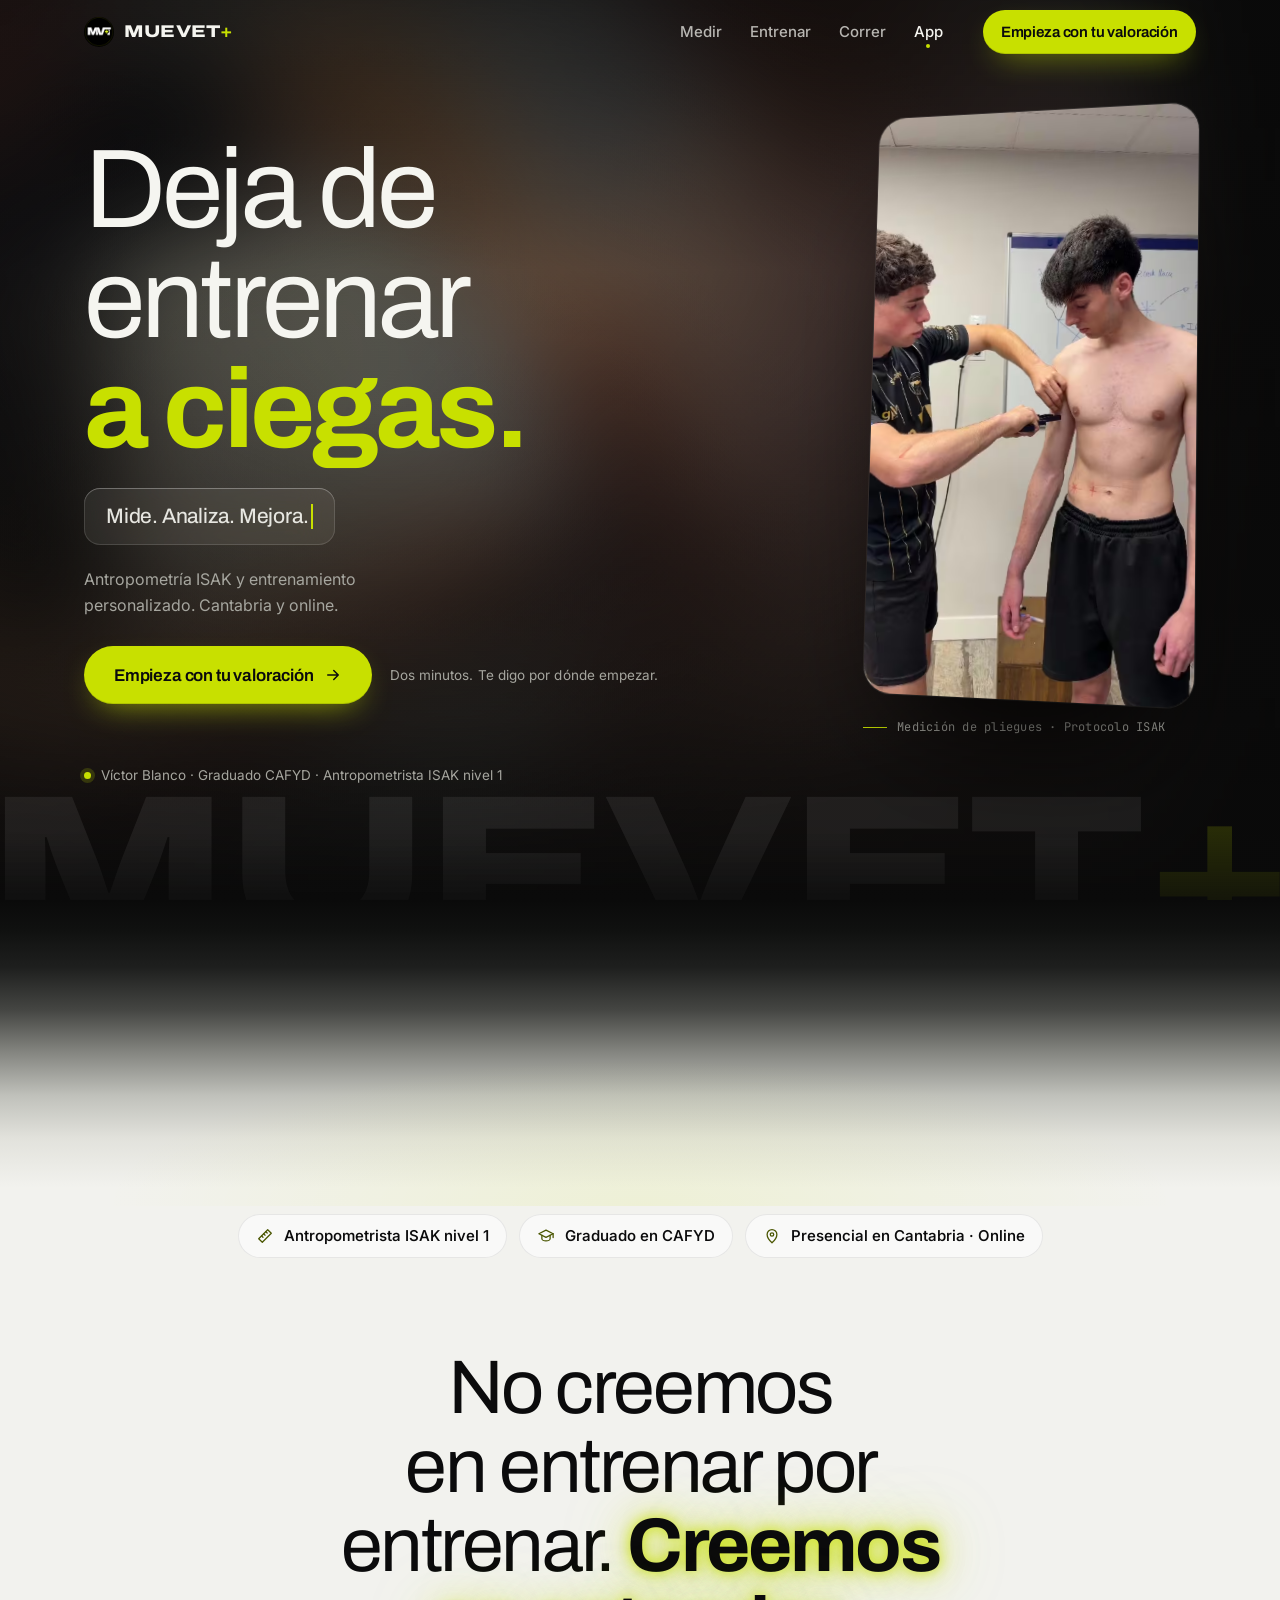
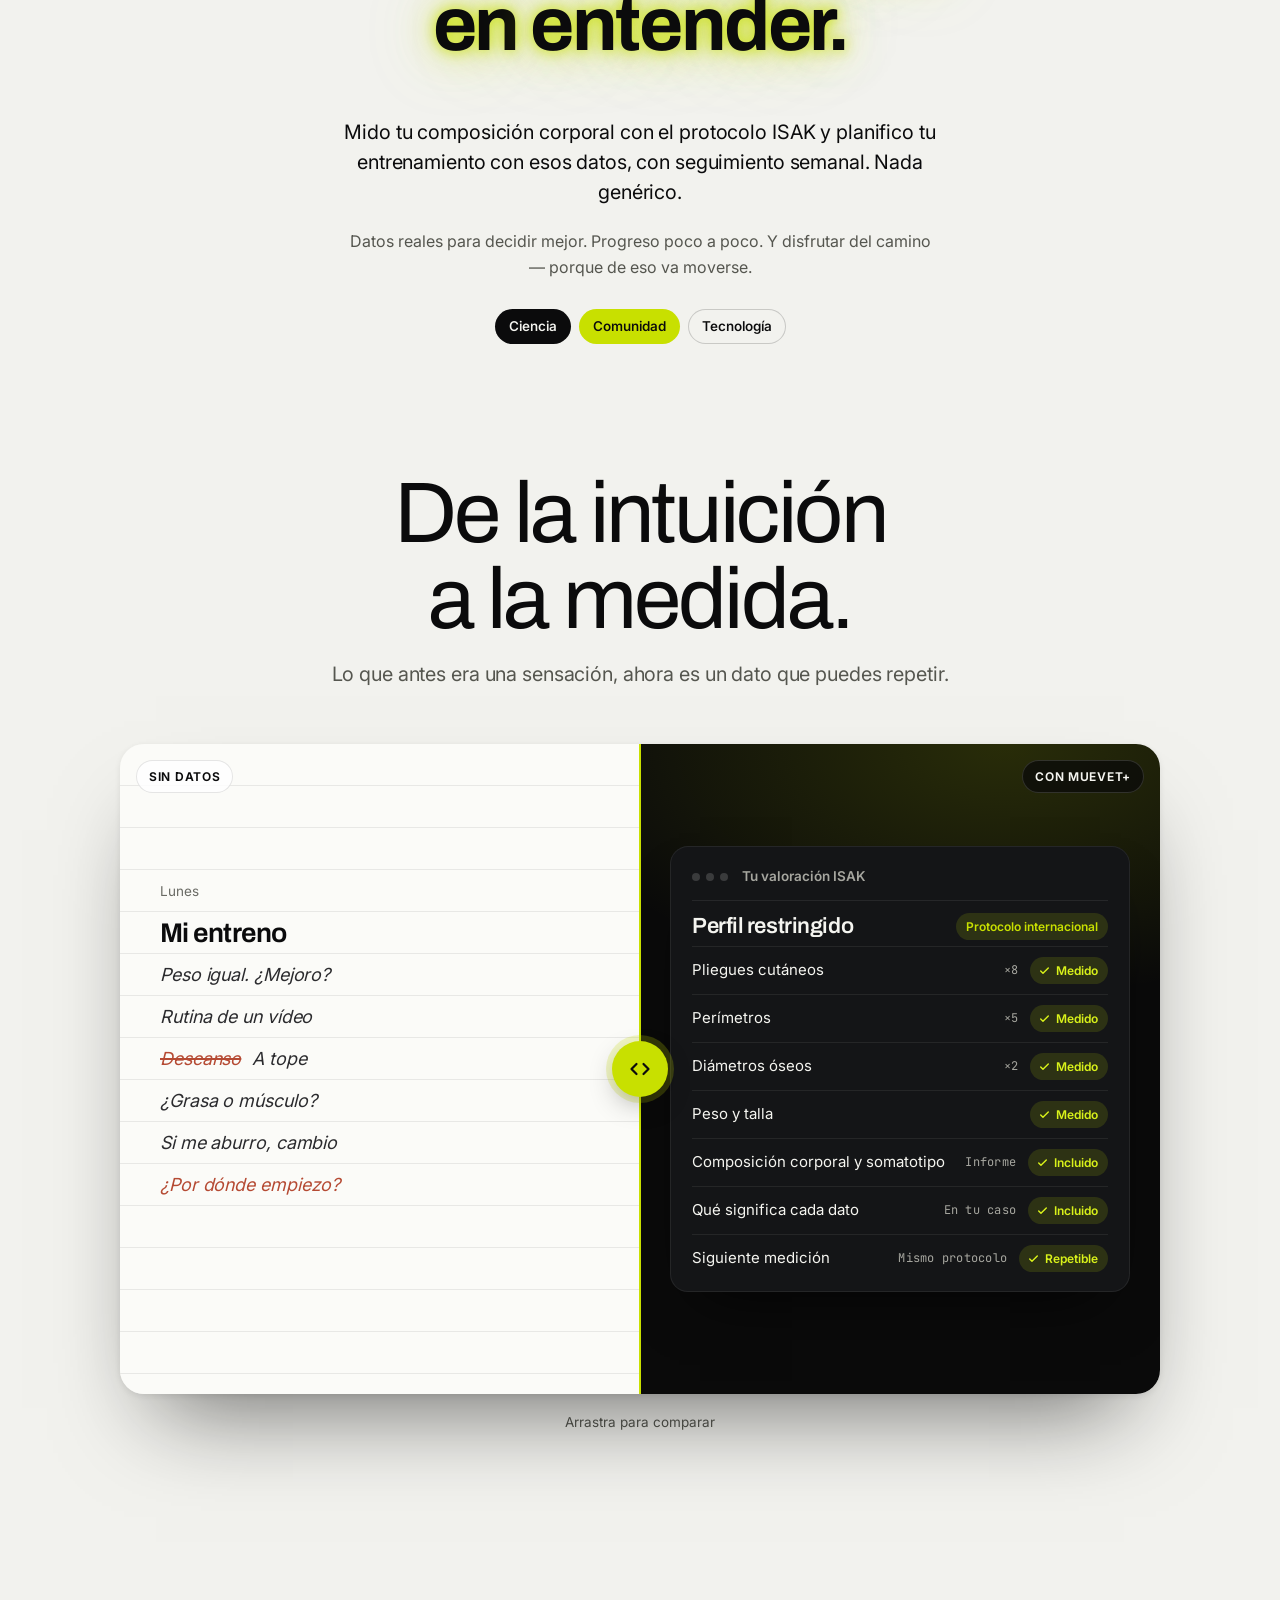
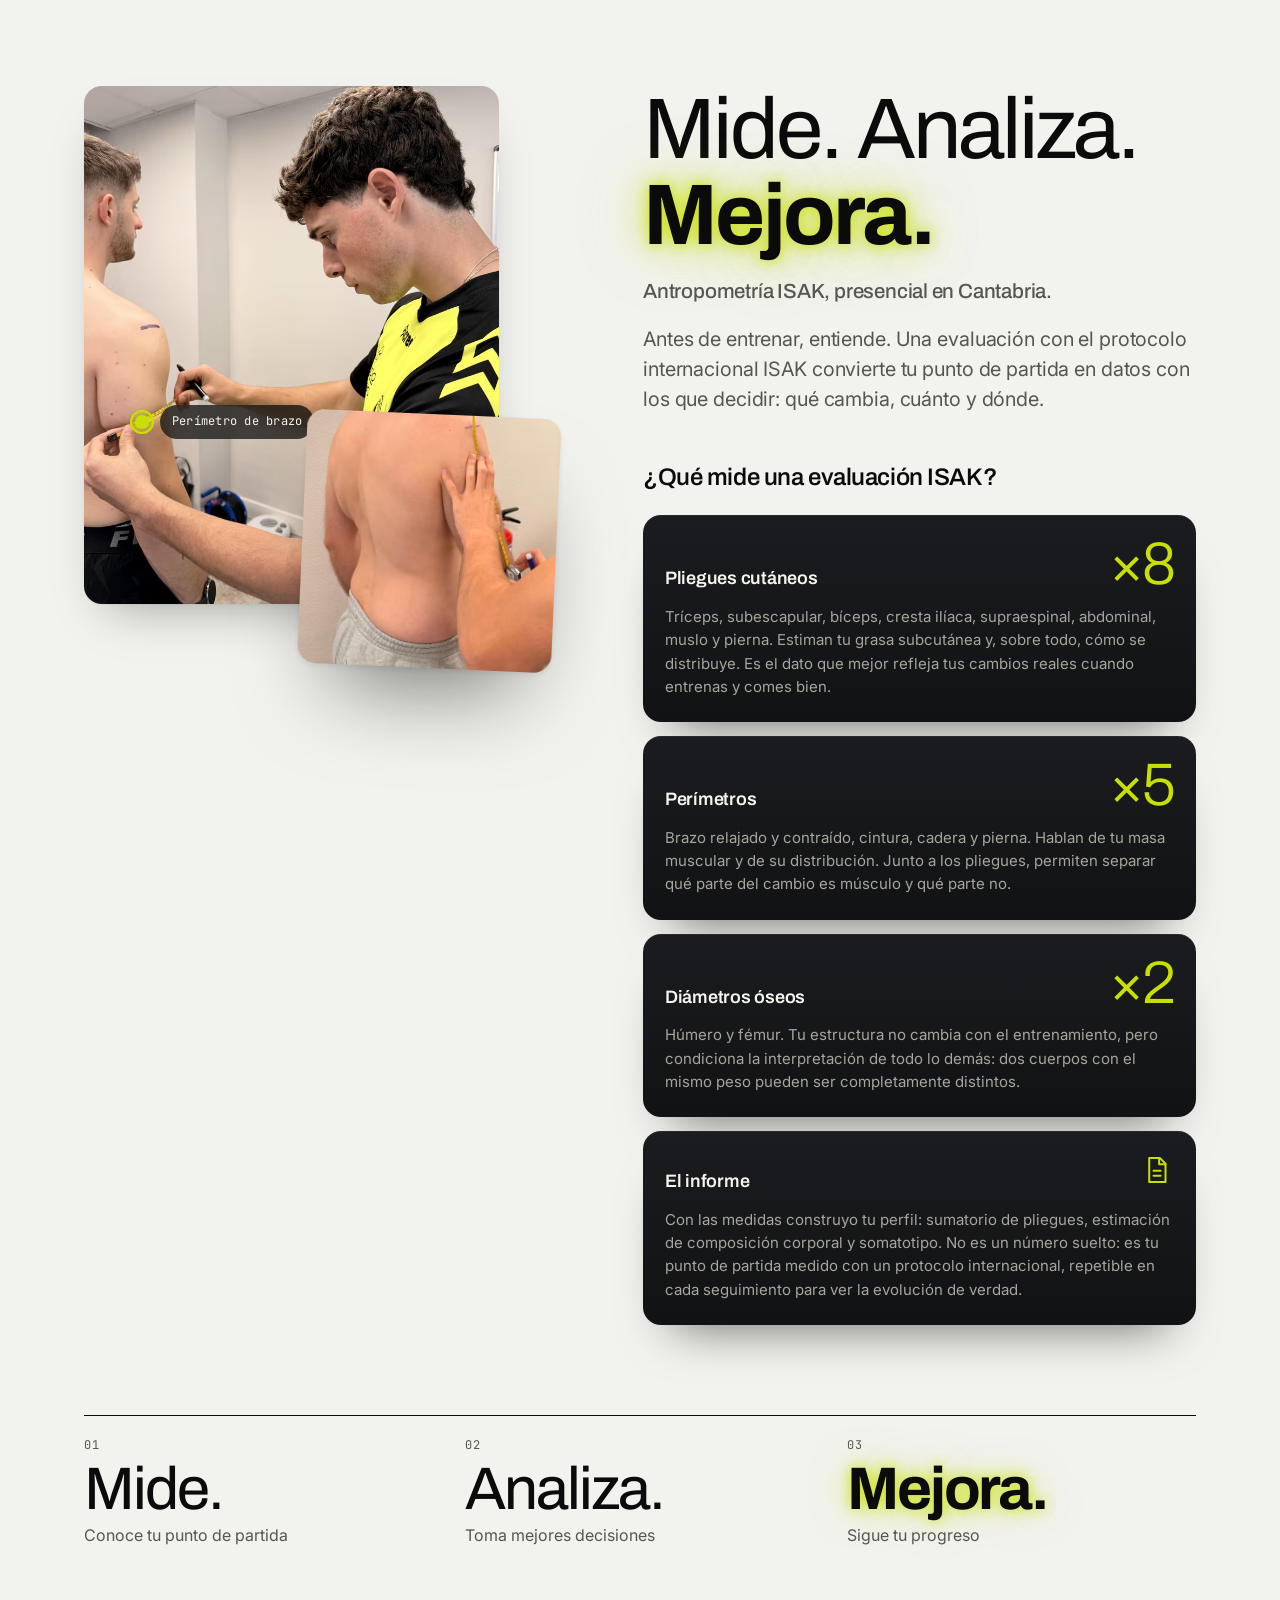
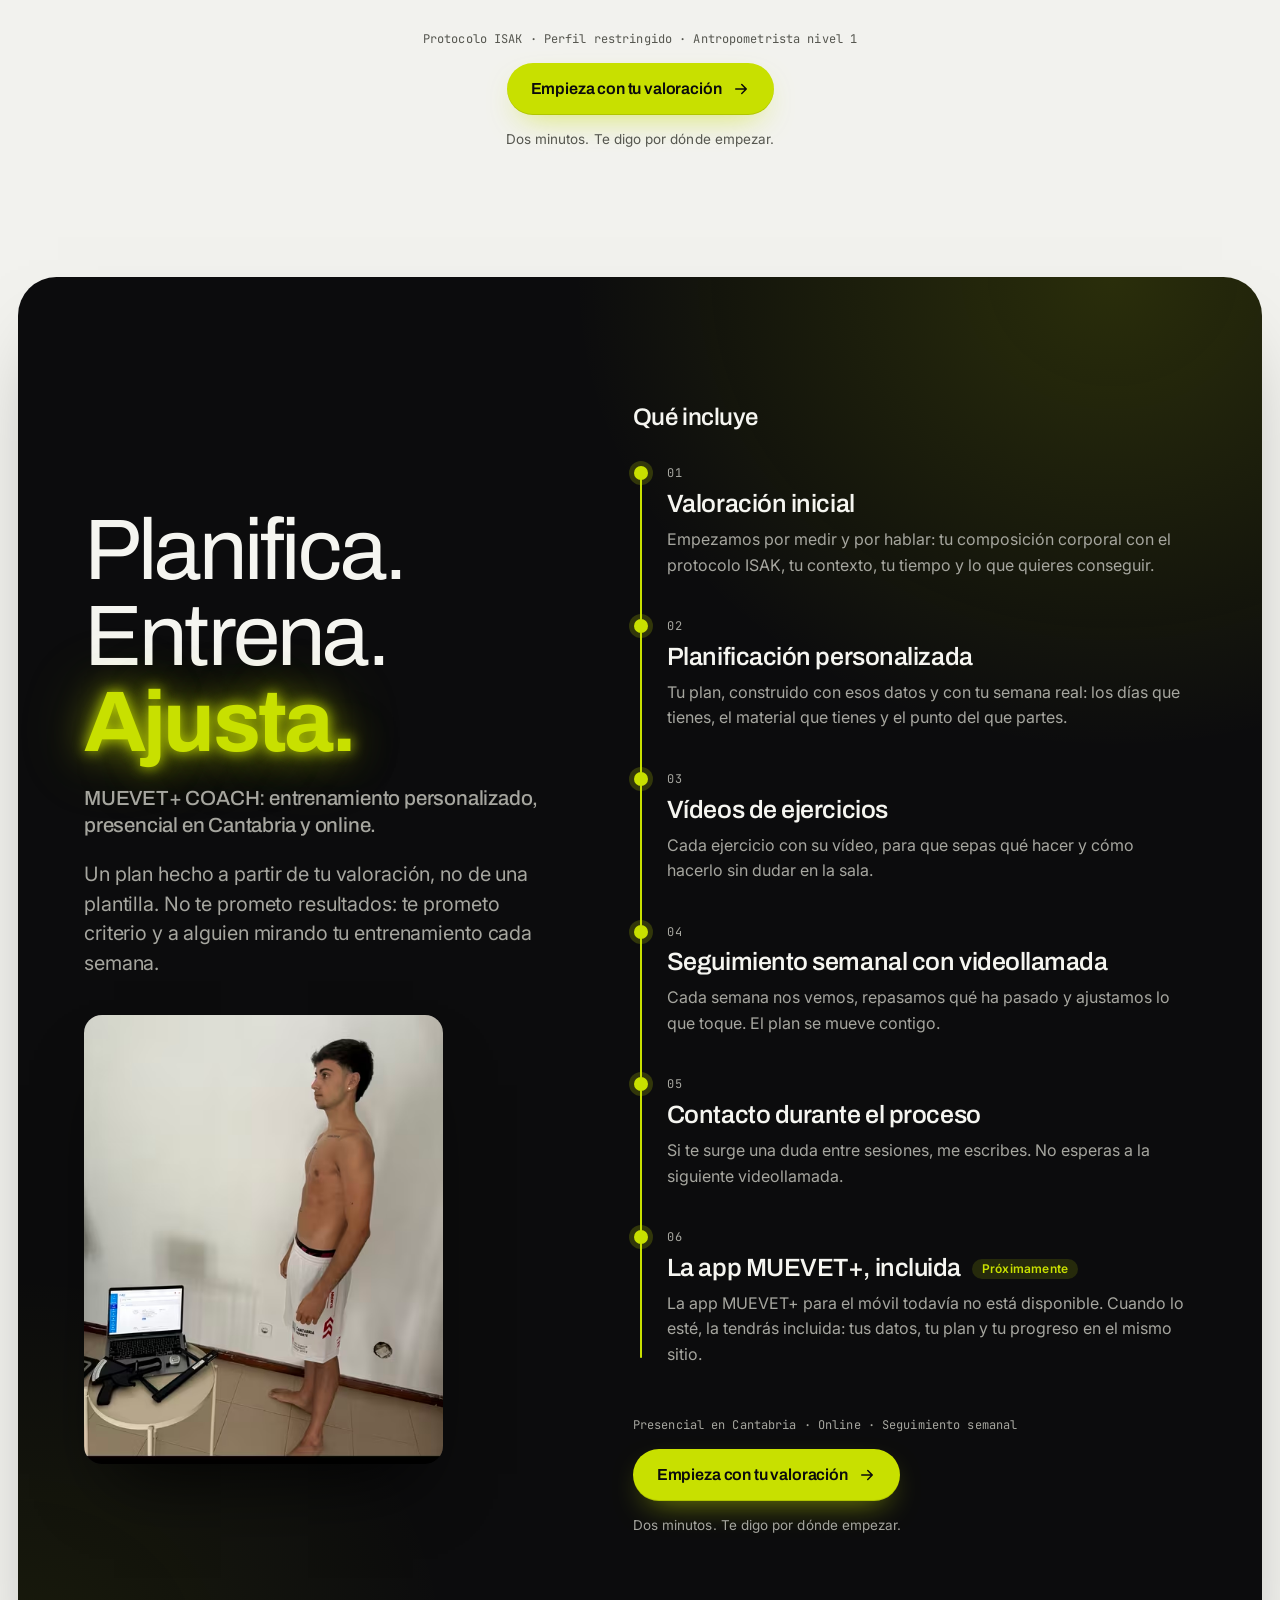
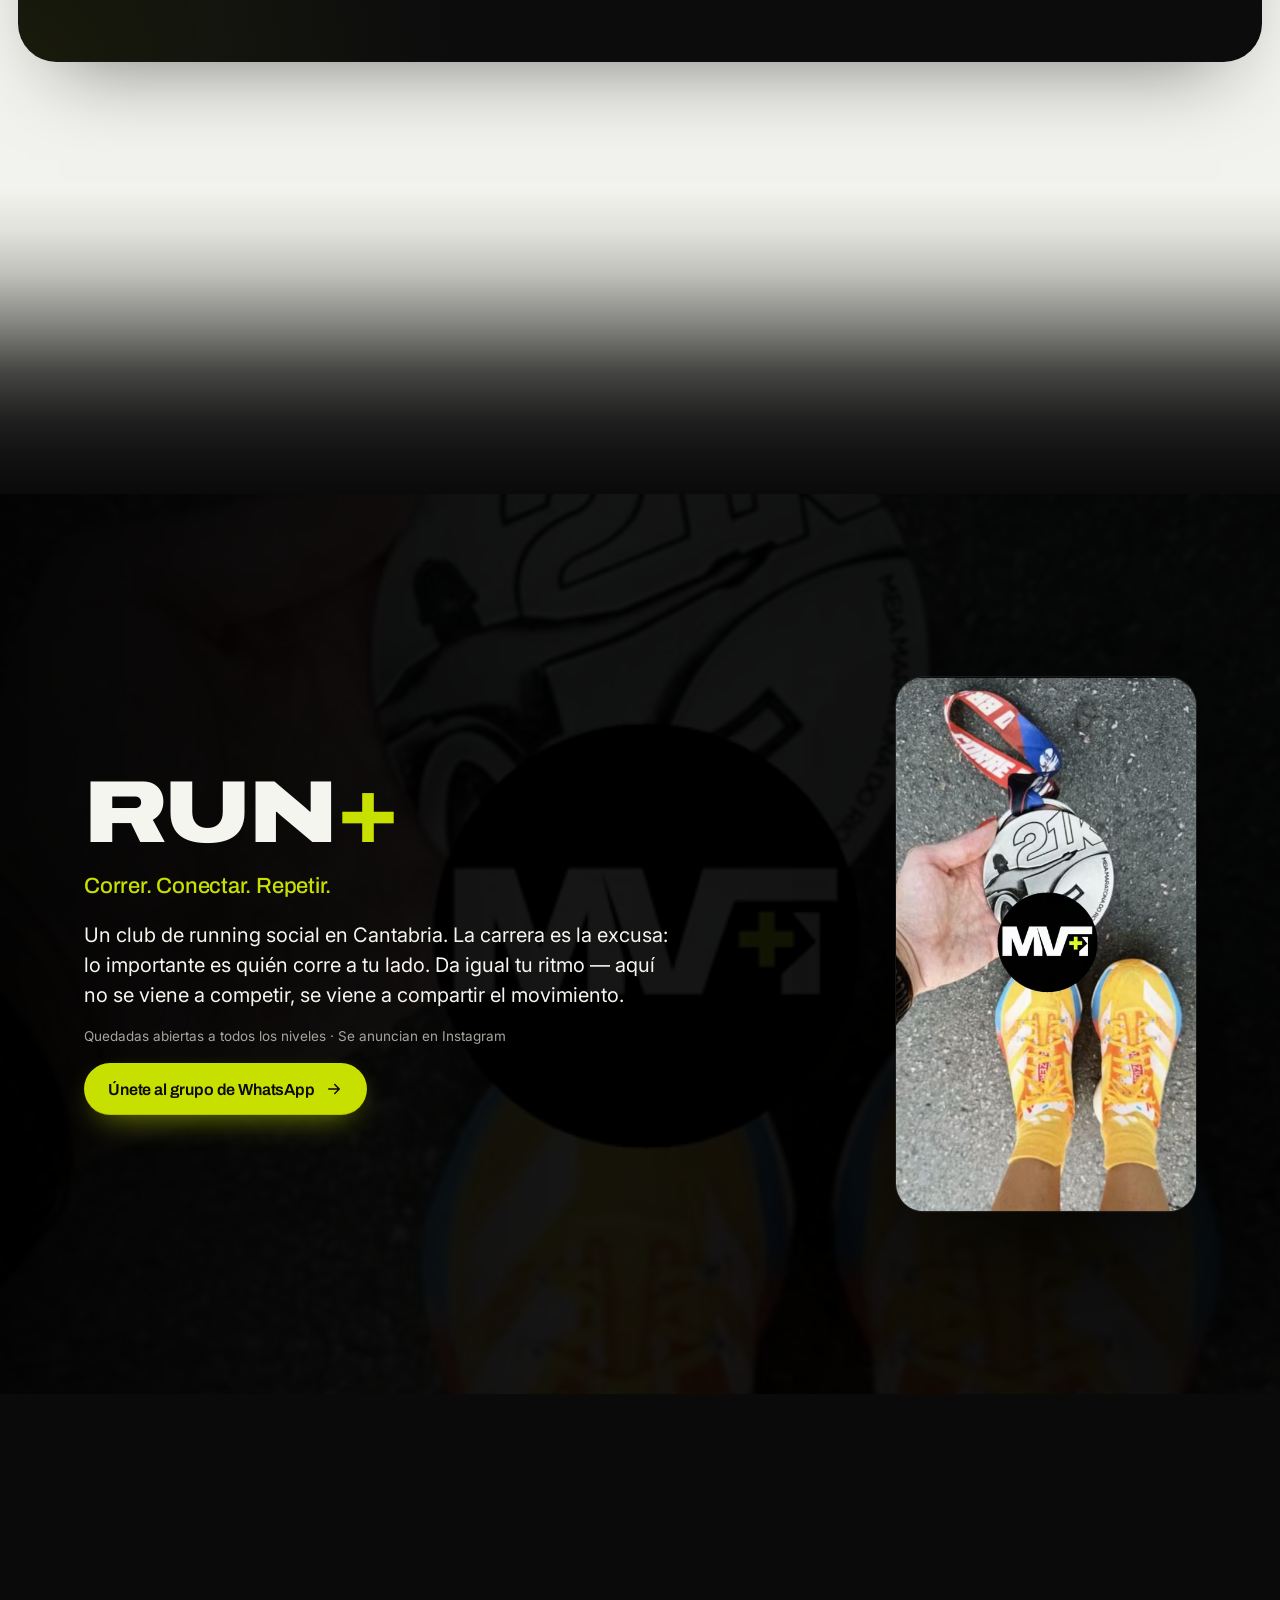
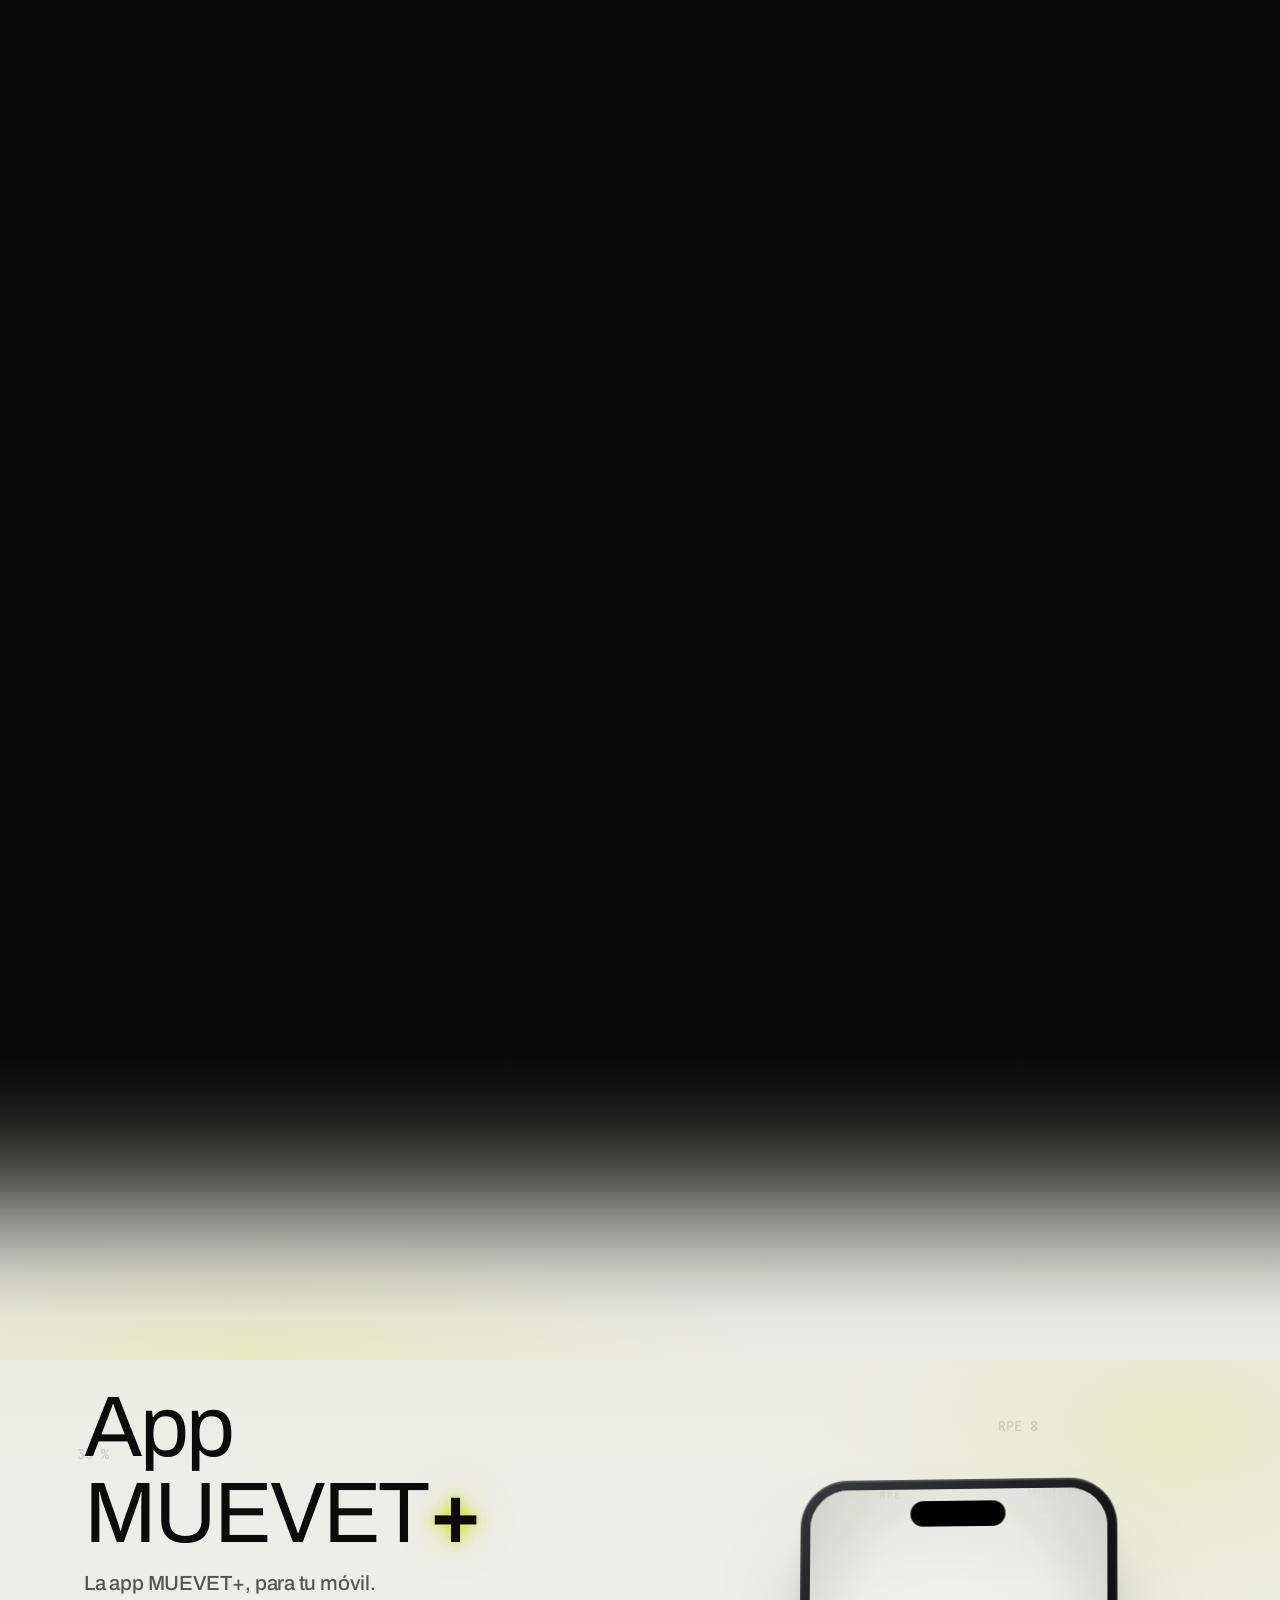
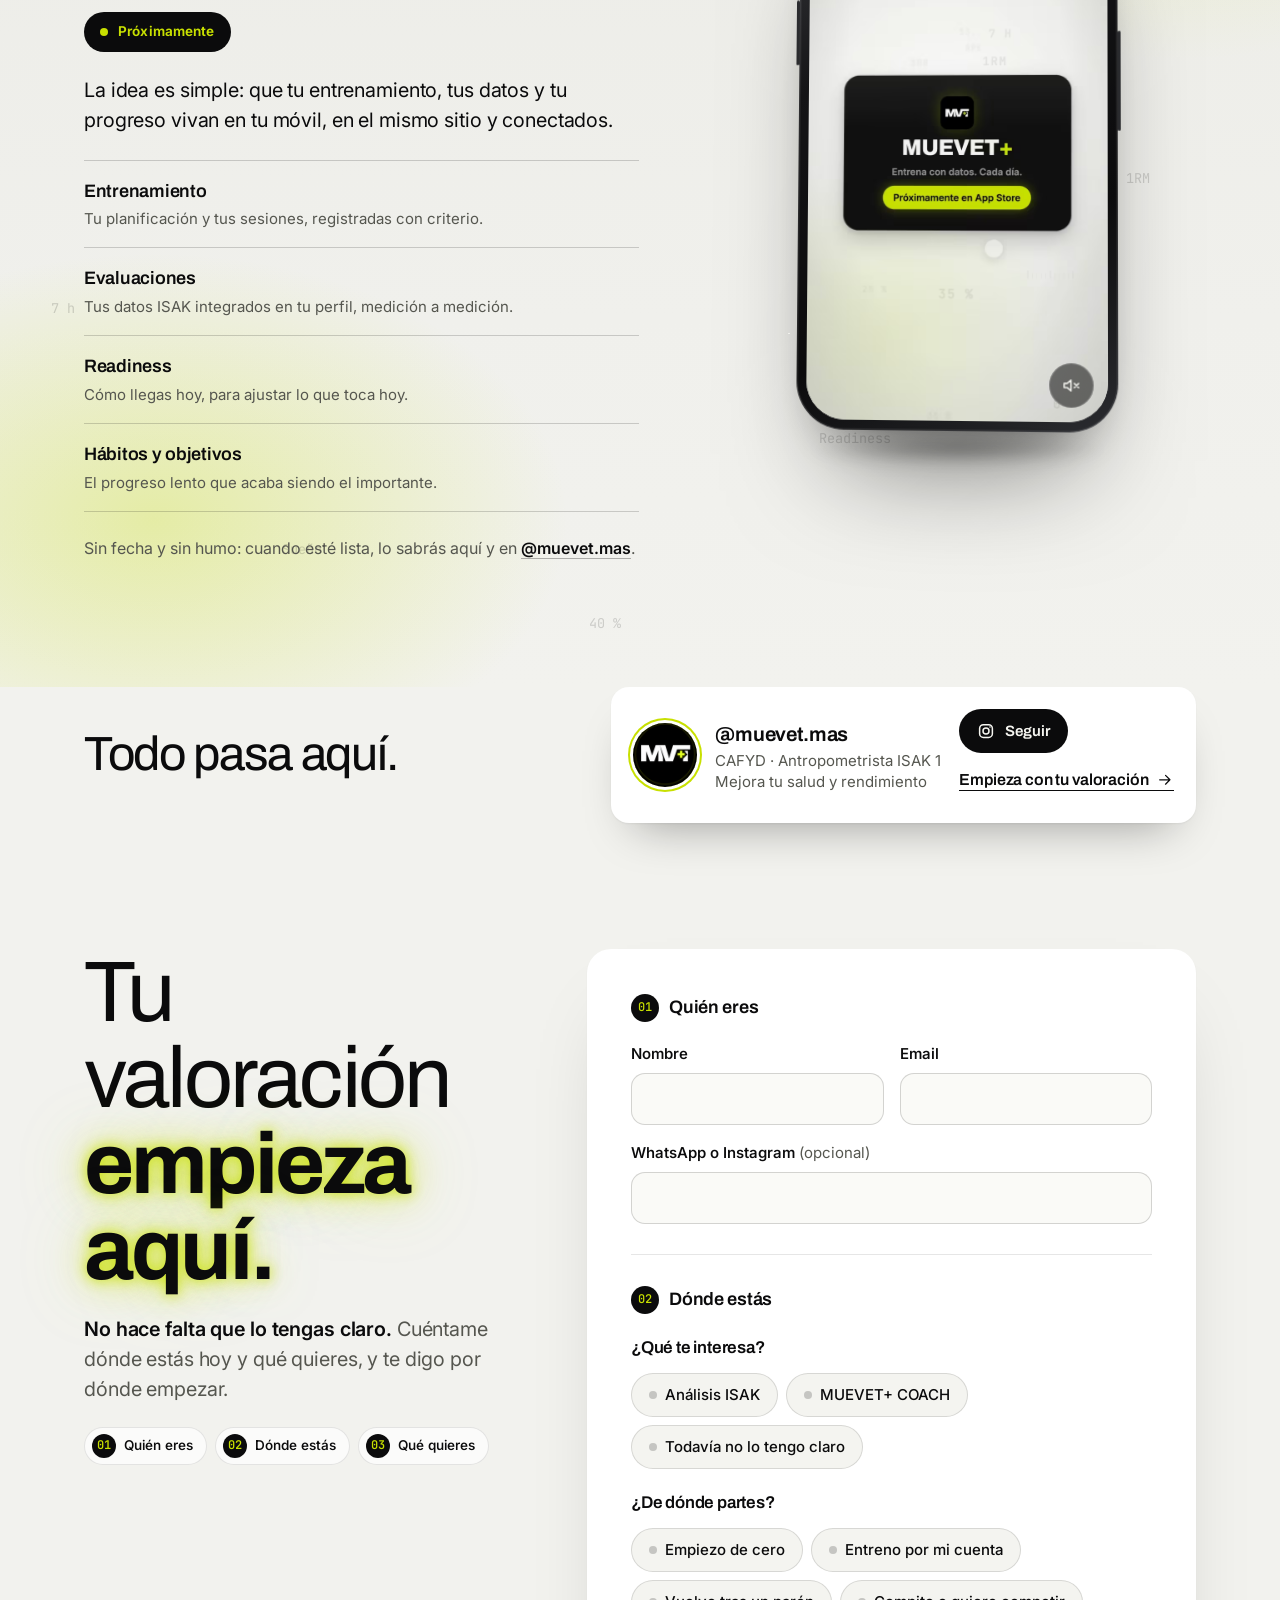
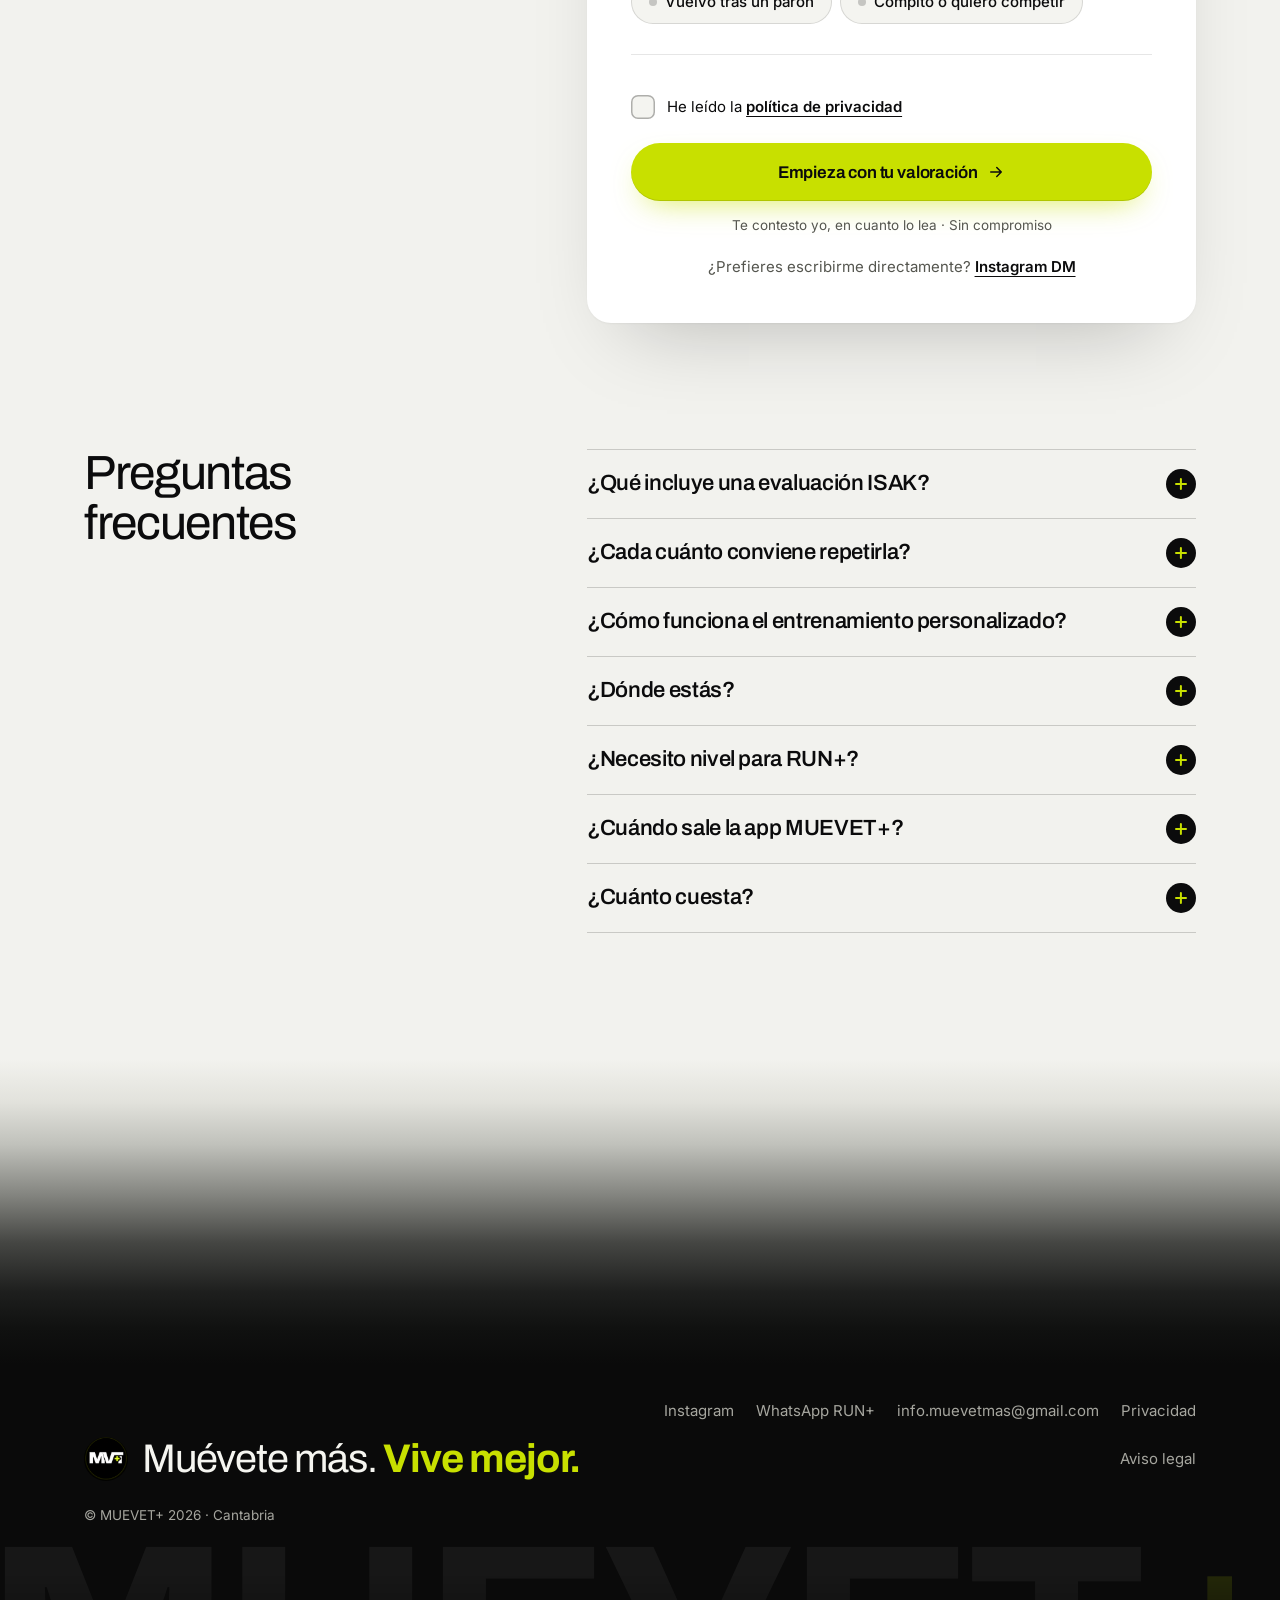
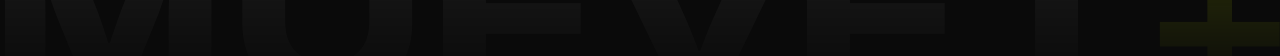
<file: index.html>
<!DOCTYPE html>
<html lang="es">
<head>
<meta charset="UTF-8">
<meta name="viewport" content="width=device-width, initial-scale=1.0, viewport-fit=cover">
<title>MUEVET+ · Antropometría ISAK y entrenamiento personalizado · Cantabria</title>
<meta name="description" content="MUEVET+ mide tu composición corporal con el protocolo ISAK y planifica tu entrenamiento con esos datos, con seguimiento semanal. Presencial en Cantabria y online. Y RUN+, un club de running social.">
<meta name="theme-color" content="#0A0A0A">

<link rel="canonical" href="https://muevetmas.com/">
<meta property="og:type" content="website">
<meta property="og:url" content="https://muevetmas.com/">
<meta property="og:site_name" content="MUEVET+">
<meta property="og:title" content="MUEVET+ · Deja de entrenar a ciegas">
<meta property="og:description" content="Antropometría ISAK y entrenamiento personalizado con seguimiento semanal. Cantabria y online.">
<meta property="og:image" content="https://muevetmas.com/assets/img/og-cover.jpg">
<meta property="og:image:width" content="1200">
<meta property="og:image:height" content="630">
<meta property="og:image:alt" content="MUEVET+ — Movimiento, ciencia y comunidad. Cantabria.">
<meta property="og:locale" content="es_ES">
<meta name="twitter:card" content="summary_large_image">

<link rel="icon" href="assets/icons/favicon.svg" type="image/svg+xml">
<link rel="apple-touch-icon" href="assets/icons/apple-touch-icon.png">

<link rel="preload" href="assets/fonts/archivo-var.woff2" as="font" type="font/woff2" crossorigin>
<link rel="preload" href="assets/fonts/inter-var.woff2" as="font" type="font/woff2" crossorigin>
<link rel="preload" href="assets/img/hero/medir-poster.avif" as="image" type="image/avif" fetchpriority="high">
<link rel="stylesheet" href="assets/css/main.css?v=2026-10-03b">

<script type="application/ld+json">
{
  "@context": "https://schema.org",
  "@type": "LocalBusiness",
  "name": "MUEVET+",
  "url": "https://muevetmas.com",
  "description": "Antropometría ISAK, entrenamiento personalizado (MUEVET+ COACH) y RUN+, club de running social. Cantabria.",
  "email": "info.muevetmas@gmail.com",
  "address": {
    "@type": "PostalAddress",
    "addressLocality": "Arnuero",
    "addressRegion": "Cantabria",
    "addressCountry": "ES"
  },
  "areaServed": "Cantabria",
  "founder": {
    "@type": "Person",
    "name": "Víctor Blanco Solana",
    "jobTitle": "Graduado CAFYD · Antropometrista ISAK nivel 1"
  },
  "sameAs": [
    "https://www.instagram.com/muevet.mas"
  ]
}
</script>
</head>
<body>
<!--
THESIS: La página va de la noche al día: de entrenar a ciegas a entrenar con datos. El degradado oscuro→claro es el argumento, no un adorno. Rechaza la web de gimnasio en negro y rojo y la regla con marcas de la versión anterior.
OWN-WORLD: Noche #0A0A0A con resplandor lima; día #F2F2EE; tarjetas oscuras de app flotando sobre claro (como el vídeo de la app); Archivo fina en titulares, énfasis por peso y halo lima; JetBrains Mono solo para medidas.
STORY: Quien entrena sin ver resultados entiende que MUEVET+ mide su cuerpo con protocolo ISAK y planifica con esos datos; lo cree por el vídeo, las fotos y la credencial; pide su valoración.
FIRST VIEWPORT: Vídeo de medición a sangre (móvil) o en marco 3D sobre su propio resplandor (escritorio); «Deja de entrenar a ciegas.»; vidrio que escribe «Mide. Analiza. Mejora.»; botón lima; MUEVET+ gigante y difuminado.
FORM: dirección fijada por el cliente (dimenso.ai + vídeo de la app MUEVET+); sin tirada.
FINISH: unreviewed and undocumented is unfinished; this build ends with the finish review, the verdict, DESIGN.md, and every shipping raster carrying its provenance
-->
<svg class="sprite" aria-hidden="true" focusable="false">
  <symbol id="i-arrow" viewBox="0 0 24 24"><path d="M5 12h14M13 6l6 6-6 6"/></symbol>
  <symbol id="i-lr" viewBox="0 0 24 24"><path d="M8.5 7 3.5 12l5 5M15.5 7l5 5-5 5"/></symbol>
  <symbol id="i-check" viewBox="0 0 24 24"><path d="m5 12.5 4.2 4.2L19 7"/></symbol>
  <symbol id="i-play" viewBox="0 0 24 24"><path fill="currentColor" stroke="none" d="M8 5.6v12.8a.8.8 0 0 0 1.2.7l10.3-6.4a.8.8 0 0 0 0-1.4L9.2 4.9a.8.8 0 0 0-1.2.7Z"/></symbol>
  <symbol id="i-sound-on" viewBox="0 0 24 24"><path d="M3.5 9.5H7l4.5-3.8v12.6L7 14.5H3.5z"/><path d="M15.2 9.2a4 4 0 0 1 0 5.6M17.8 6.6a7.6 7.6 0 0 1 0 10.8"/></symbol>
  <symbol id="i-sound-off" viewBox="0 0 24 24"><path d="M3.5 9.5H7l4.5-3.8v12.6L7 14.5H3.5z"/><path d="m15.5 9.5 5 5M20.5 9.5l-5 5"/></symbol>
  <symbol id="i-ruler" viewBox="0 0 24 24"><path d="M3.6 15.6 15.6 3.6l4.8 4.8-12 12z"/><path d="m7.4 11.8 1.9 1.9M10.2 9l1.9 1.9M13 6.2l1.9 1.9"/></symbol>
  <symbol id="i-cap" viewBox="0 0 24 24"><path d="m2.5 9 9.5-4.8L21.5 9 12 13.8z"/><path d="M6.5 11v4.6c0 1.4 2.5 2.9 5.5 2.9s5.5-1.5 5.5-2.9V11M21.5 9v5"/></symbol>
  <symbol id="i-pin" viewBox="0 0 24 24"><path d="M12 21s-6.5-5.7-6.5-11a6.5 6.5 0 0 1 13 0c0 5.3-6.5 11-6.5 11Z"/><circle cx="12" cy="10" r="2.3"/></symbol>
  <symbol id="i-doc" viewBox="0 0 24 24"><path d="M6.5 3.5h7.5l4 4v13h-11.5z"/><path d="M13.5 3.5v4.5H18M9.5 12.5h5M9.5 16h5"/></symbol>
  <symbol id="i-ig" viewBox="0 0 24 24"><rect x="3.5" y="3.5" width="17" height="17" rx="5"/><circle cx="12" cy="12" r="4"/><circle fill="currentColor" stroke="none" cx="17.3" cy="6.7" r="1"/></symbol>
</svg>

<a class="skip" href="#main">Saltar al contenido</a>

<header class="nav" id="nav">
  <div class="nav-in">
    <a class="brand" href="#top" aria-label="MUEVET+, inicio">
      <img src="assets/icons/logo-mv.png" alt="" width="30" height="30">
      <span class="brand-word">MUEVET<span class="lime">+</span></span>
    </a>
    <nav class="nav-links" aria-label="Secciones">
      <a href="#medir">Medir</a>
      <a href="#entrena">Entrenar</a>
      <a href="#corre">Correr</a>
      <a href="#app">App</a>
    </nav>
    <a class="btn btn-sm nav-cta" href="#contacto">Empieza con tu valoración</a>
    <button class="nav-toggle" id="navToggle" type="button" aria-expanded="false" aria-controls="menu">
      <span class="sr" data-label>Abrir menú</span><i></i><i></i>
    </button>
  </div>
</header>

<div class="menu" id="menu" hidden>
  <nav class="menu-links" aria-label="Menú">
    <a href="#medir" style="--i:0">Medir</a>
    <a href="#entrena" style="--i:1">Entrenar</a>
    <a href="#corre" style="--i:2">Correr</a>
    <a href="#app" style="--i:3">App</a>
  </nav>
  <div class="menu-foot" style="--i:4">
    <a class="btn" href="#contacto">Empieza con tu valoración <svg class="ico"><use href="#i-arrow"/></svg></a>
    <p class="micro">Dos minutos. Te digo por dónde empezar.</p>
  </div>
</div>

<main id="main">

<!-- ═══ NOCHE · PORTADA ═══ -->
<section class="hero tone-dark" id="top" aria-labelledby="h-hero">
  <canvas class="hero-ambient" id="heroAmbient" width="64" height="36" aria-hidden="true"></canvas>
  <div class="wrap hero-in">
    <div class="hero-copy">
      <h1 id="h-hero" class="d1 hero-title">Deja de entrenar <em>a&nbsp;ciegas.</em></h1>
      <p class="hero-type glass">
        <span class="sr">Mide. Analiza. Mejora.</span>
        <span class="type" id="heroType" aria-hidden="true" data-text="Mide. Analiza. Mejora.">Mide. Analiza. Mejora.</span><span class="caret" aria-hidden="true"></span>
      </p>
      <p class="hero-sub">Antropometría ISAK y entrenamiento personalizado. Cantabria y online.</p>
      <div class="hero-act">
        <a class="btn btn-lg" href="#contacto">Empieza con tu valoración <svg class="ico"><use href="#i-arrow"/></svg></a>
        <p class="micro">Dos minutos. Te digo por dónde empezar.</p>
      </div>
    </div>

    <!-- ▓▓ VÍDEO DE MEDICIÓN — EDITABLE: assets/img/hero/medir-clip.mp4 + medir-poster.avif/.jpg ▓▓ -->
    <figure class="hero-media" id="heroMedia">
      <div class="clip-frame hero-frame">
        <picture class="clip-poster">
          <source type="image/avif" srcset="assets/img/hero/medir-poster.avif">
          <img src="assets/img/hero/medir-poster.jpg" width="512" height="910" fetchpriority="high" decoding="async" alt="Víctor mide un pliegue cutáneo con el plicómetro siguiendo el protocolo ISAK.">
        </picture>
        <video class="clip-video" id="heroVideo" width="512" height="910" muted loop playsinline preload="none" aria-label="Vídeo: medición de pliegues cutáneos con plicómetro, protocolo ISAK.">
          <source src="assets/img/hero/medir-clip.mp4" type="video/mp4">
        </video>
        <button class="clip-play" type="button" hidden><svg class="ico"><use href="#i-play"/></svg>Ver · 5 s</button>
      </div>
      <figcaption class="hero-cap">Medición de pliegues · Protocolo ISAK</figcaption>
    </figure>
  </div>

  <p class="hero-cred"><span class="dot" aria-hidden="true"></span><span class="nw">Víctor Blanco</span> · <span class="nw">Graduado CAFYD</span> · <span class="nw">Antropometrista ISAK nivel 1</span></p>
  <div class="hero-mark" id="heroMark" aria-hidden="true">MUEVET<span>+</span></div>
</section>

<!-- ═══ AMANECER · de la noche al día ═══ -->
<div class="fade fade-n2d" aria-hidden="true"></div>

<section class="dawn tone-day" aria-labelledby="h-manifest">
  <div class="wrap">
    <ul class="creds" aria-label="Credenciales">
      <li data-rv><svg class="ico"><use href="#i-ruler"/></svg>Antropometrista ISAK nivel&nbsp;1</li>
      <li data-rv style="--i:1"><svg class="ico"><use href="#i-cap"/></svg>Graduado en CAFYD</li>
      <li data-rv style="--i:2"><svg class="ico"><use href="#i-pin"/></svg>Presencial en Cantabria · Online</li>
    </ul>

    <h2 id="h-manifest" class="manifest" data-words>No creemos en entrenar por entrenar. <em>Creemos en entender.</em></h2>

    <div class="manifest-body">
      <p class="lead" data-rv>Mido tu composición corporal con el protocolo ISAK y planifico tu entrenamiento con esos datos, con seguimiento semanal. Nada genérico.</p>
      <p data-rv style="--i:1">Datos reales para decidir mejor. Progreso poco a poco. Y disfrutar del camino — porque de eso va moverse.</p>
      <ul class="tags" aria-label="Lo que nos mueve" data-rv style="--i:2">
        <li>Ciencia</li><li>Comunidad</li><li>Tecnología</li>
      </ul>
    </div>
  </div>
</section>

<!-- ═══ COMPARADOR · sin datos / con MUEVET+ ═══ -->
<section class="compare tone-day" aria-labelledby="h-cmp">
  <div class="wrap">
    <header class="sec-head center">
      <h2 id="h-cmp" class="d2" data-rv>De la intuición <br class="br-d">a la medida.</h2>
      <p class="lead" data-rv style="--i:1">Lo que antes era una sensación, ahora es un dato que puedes repetir.</p>
    </header>

    <div class="cmp" id="cmp" style="--x:50%" data-rv>
      <!-- Antes: notas de alguien que entrena sin datos (ilustrativo) -->
      <div class="cmp-layer cmp-before">
        <div class="notes">
          <p class="notes-date">Lunes</p>
          <p class="notes-title">Mi entreno</p>
          <ul class="notes-list">
            <li>Peso igual. ¿Mejoro?</li>
            <li>Rutina de un vídeo</li>
            <li><s>Descanso</s> A tope</li>
            <li>¿Grasa o músculo?</li>
            <li>Si me aburro, cambio</li>
            <li class="notes-q">¿Por dónde empiezo?</li>
          </ul>
        </div>
      </div>

      <!-- Después: lo que contiene una valoración (sin cifras inventadas) -->
      <div class="cmp-layer cmp-after">
        <div class="report">
          <div class="report-bar"><span></span><span></span><span></span><b><span class="l-long">Tu valoración ISAK</span><span class="l-short">Valoración ISAK</span></b></div>
          <div class="report-head">
            <p class="report-title">Perfil restringido</p>
            <span class="report-pill">Protocolo internacional</span>
          </div>
          <ul class="report-rows">
            <li><span><span class="l-long">Pliegues cutáneos</span><span class="l-short">Pliegues ×8</span></span><em class="e-long">×8</em><i class="ok"><svg class="ico"><use href="#i-check"/></svg><b>Medido</b></i></li>
            <li><span><span class="l-long">Perímetros</span><span class="l-short">Perímetros ×5</span></span><em class="e-long">×5</em><i class="ok"><svg class="ico"><use href="#i-check"/></svg><b>Medido</b></i></li>
            <li><span><span class="l-long">Diámetros óseos</span><span class="l-short">Diámetros ×2</span></span><em class="e-long">×2</em><i class="ok"><svg class="ico"><use href="#i-check"/></svg><b>Medido</b></i></li>
            <li><span>Peso y talla</span><em class="e-long"></em><i class="ok"><svg class="ico"><use href="#i-check"/></svg><b>Medido</b></i></li>
            <li><span><span class="l-long">Composición corporal y somatotipo</span><span class="l-short">Composición</span></span><em class="e-long">Informe</em><i class="ok"><svg class="ico"><use href="#i-check"/></svg><b>Incluido</b></i></li>
            <li><span><span class="l-long">Qué significa cada dato</span><span class="l-short">Explicación</span></span><em class="e-long">En tu caso</em><i class="ok"><svg class="ico"><use href="#i-check"/></svg><b>Incluido</b></i></li>
            <li><span><span class="l-long">Siguiente medición</span><span class="l-short">Repetible</span></span><em class="e-long">Mismo protocolo</em><i class="ok"><svg class="ico"><use href="#i-check"/></svg><b>Repetible</b></i></li>
          </ul>
        </div>
      </div>

      <span class="cmp-tag cmp-tag-l" aria-hidden="true">Sin datos</span>
      <span class="cmp-tag cmp-tag-r" aria-hidden="true">Con MUEVET+</span>
      <div class="cmp-handle" aria-hidden="true"><span class="cmp-knob"><svg class="ico"><use href="#i-lr"/></svg></span></div>
      <input class="cmp-range" id="cmpRange" type="range" min="0" max="100" value="50" aria-label="Comparar: a la izquierda, sin datos; a la derecha, con MUEVET+">
    </div>
    <p class="cmp-hint" aria-hidden="true">Arrastra para comparar</p>
  </div>
</section>

<!-- ═══ MEDIR ═══ -->
<section class="medir tone-day" id="medir" aria-labelledby="h-medir">
  <div class="wrap medir-grid">
    <div class="medir-media" id="medirMedia">
      <figure class="ph ph-a" data-rv>
        <picture>
          <source type="image/avif" srcset="assets/img/isak-01-480.avif 480w, assets/img/isak-01-768.avif 768w, assets/img/isak-01-1200.avif 1200w" sizes="(min-width:1024px) 40vw, 86vw">
          <source type="image/webp" srcset="assets/img/isak-01-480.webp 480w, assets/img/isak-01-768.webp 768w, assets/img/isak-01-1200.webp 1200w" sizes="(min-width:1024px) 40vw, 86vw">
          <img src="assets/img/isak-01-768.jpg" srcset="assets/img/isak-01-480.jpg 480w, assets/img/isak-01-768.jpg 768w, assets/img/isak-01-1200.jpg 1200w" sizes="(min-width:1024px) 40vw, 86vw"
               width="4080" height="5100" loading="lazy" decoding="async"
               alt="Evaluación antropométrica real: medición del perímetro de brazo con cinta métrica siguiendo el protocolo ISAK.">
        </picture>
        <span class="pin" aria-hidden="true"></span>
        <figcaption class="pin-label">Perímetro de brazo</figcaption>
      </figure>
      <figure class="ph ph-b" data-rv style="--i:2">
        <picture>
          <source type="image/avif" srcset="assets/img/medir/pliegue-480.avif 480w, assets/img/medir/pliegue-640.avif 640w" sizes="(min-width:1024px) 22vw, 52vw">
          <source type="image/webp" srcset="assets/img/medir/pliegue-480.webp 480w, assets/img/medir/pliegue-640.webp 640w" sizes="(min-width:1024px) 22vw, 52vw">
          <img src="assets/img/medir/pliegue-640.jpg" srcset="assets/img/medir/pliegue-480.jpg 480w, assets/img/medir/pliegue-640.jpg 640w" sizes="(min-width:1024px) 22vw, 52vw"
               width="640" height="640" loading="lazy" decoding="async"
               alt="Medición antropométrica con plicómetro, protocolo ISAK.">
        </picture>
      </figure>
    </div>

    <div class="medir-copy">
      <h2 id="h-medir" class="d2" data-rv>Mide. Analiza. <em>Mejora.</em></h2>
      <p class="sub" data-rv style="--i:1">Antropometría ISAK, presencial en Cantabria.</p>
      <p class="lead" data-rv style="--i:2">Antes de entrenar, entiende. Una evaluación con el protocolo internacional ISAK convierte tu punto de partida en datos con los que decidir: qué cambia, cuánto y dónde.</p>

      <h3 class="h3" data-rv>¿Qué mide una evaluación ISAK?</h3>
      <ol class="isak">
        <li class="icard" data-rv>
          <div class="icard-top"><span class="icard-label">Pliegues cutáneos</span><span class="icard-num">×<b data-count="8">8</b></span></div>
          <p>Tríceps, subescapular, bíceps, cresta ilíaca, supraespinal, abdominal, muslo y pierna. Estiman tu grasa subcutánea y, sobre todo, cómo se distribuye. Es el dato que mejor refleja tus cambios reales cuando entrenas y comes bien.</p>
        </li>
        <li class="icard" data-rv>
          <div class="icard-top"><span class="icard-label">Perímetros</span><span class="icard-num">×<b data-count="5">5</b></span></div>
          <p>Brazo relajado y contraído, cintura, cadera y pierna. Hablan de tu masa muscular y de su distribución. Junto a los pliegues, permiten separar qué parte del cambio es músculo y qué parte no.</p>
        </li>
        <li class="icard" data-rv>
          <div class="icard-top"><span class="icard-label">Diámetros óseos</span><span class="icard-num">×<b data-count="2">2</b></span></div>
          <p>Húmero y fémur. Tu estructura no cambia con el entrenamiento, pero condiciona la interpretación de todo lo demás: dos cuerpos con el mismo peso pueden ser completamente distintos.</p>
        </li>
        <li class="icard icard-report" data-rv>
          <div class="icard-top"><span class="icard-label">El informe</span><svg class="ico icard-ico" aria-hidden="true"><use href="#i-doc"/></svg></div>
          <p>Con las medidas construyo tu perfil: sumatorio de pliegues, estimación de composición corporal y somatotipo. No es un número suelto: es tu punto de partida medido con un protocolo internacional, repetible en cada seguimiento para ver la evolución de verdad.</p>
        </li>
      </ol>
    </div>
  </div>

  <div class="wrap steps" id="steps">
    <span class="steps-line" aria-hidden="true"><i id="stepsFill"></i></span>
    <ol class="step-list">
      <li data-rv><span class="step-n">01</span><strong class="step-w">Mide.</strong><span class="step-t">Conoce tu punto de partida</span></li>
      <li data-rv style="--i:1"><span class="step-n">02</span><strong class="step-w">Analiza.</strong><span class="step-t">Toma mejores decisiones</span></li>
      <li data-rv style="--i:2"><span class="step-n">03</span><strong class="step-w">Mejora.</strong><span class="step-t">Sigue tu progreso</span></li>
    </ol>
  </div>

  <div class="wrap cta-row" data-rv>
    <p class="cred-line">Protocolo ISAK · Perfil restringido · Antropometrista nivel 1</p>
    <a class="btn" href="#contacto" data-preset="Análisis ISAK">Empieza con tu valoración <svg class="ico"><use href="#i-arrow"/></svg></a>
    <p class="micro">Dos minutos. Te digo por dónde empezar.</p>
  </div>
</section>

<!-- ═══ ENTRENAR · MUEVET+ COACH (isla oscura) ═══ -->
<section class="coach-sec tone-day" id="entrena" aria-labelledby="h-entrena">
  <div class="island tone-dark">
    <div class="wrap coach-grid">
      <div class="coach-side">
        <h2 id="h-entrena" class="d2" data-rv>Planifica. Entrena. <em>Ajusta.</em></h2>
        <p class="sub" data-rv style="--i:1">MUEVET+ COACH: entrenamiento personalizado, presencial en Cantabria y online.</p>
        <p class="lead" data-rv style="--i:2">Un plan hecho a partir de tu valoración, no de una plantilla. No te prometo resultados: te prometo criterio y a alguien mirando tu entrenamiento cada semana.</p>
        <figure class="ph ph-coach" data-rv>
          <picture>
            <source type="image/avif" srcset="assets/img/coach/valoracion-480.avif 480w, assets/img/coach/valoracion-768.avif 768w" sizes="(min-width:1024px) 34vw, 88vw">
            <source type="image/webp" srcset="assets/img/coach/valoracion-480.webp 480w, assets/img/coach/valoracion-768.webp 768w" sizes="(min-width:1024px) 34vw, 88vw">
            <img src="assets/img/coach/valoracion-768.jpg" srcset="assets/img/coach/valoracion-480.jpg 480w, assets/img/coach/valoracion-768.jpg 768w" sizes="(min-width:1024px) 34vw, 88vw"
                 width="768" height="960" loading="lazy" decoding="async"
                 alt="Valoración antropométrica, protocolo ISAK.">
          </picture>
        </figure>
      </div>

      <div class="coach-main">
        <h3 class="h3" data-rv>Qué incluye</h3>
        <div class="csteps-wrap" id="csteps">
        <span class="rail" aria-hidden="true"><i id="railFill"></i></span>
        <ol class="csteps">
          <li class="cstep"><span class="cstep-n">01</span><h4>Valoración inicial</h4><p>Empezamos por medir y por hablar: tu composición corporal con el protocolo ISAK, tu contexto, tu tiempo y lo que quieres conseguir.</p></li>
          <li class="cstep"><span class="cstep-n">02</span><h4>Planificación personalizada</h4><p>Tu plan, construido con esos datos y con tu semana real: los días que tienes, el material que tienes y el punto del que partes.</p></li>
          <li class="cstep"><span class="cstep-n">03</span><h4>Vídeos de ejercicios</h4><p>Cada ejercicio con su vídeo, para que sepas qué hacer y cómo hacerlo sin dudar en la sala.</p></li>
          <li class="cstep"><span class="cstep-n">04</span><h4>Seguimiento semanal con videollamada</h4><p>Cada semana nos vemos, repasamos qué ha pasado y ajustamos lo que toque. El plan se mueve contigo.</p></li>
          <li class="cstep"><span class="cstep-n">05</span><h4>Contacto durante el proceso</h4><p>Si te surge una duda entre sesiones, me escribes. No esperas a la siguiente videollamada.</p></li>
          <li class="cstep"><span class="cstep-n">06</span><h4>La app MUEVET+, incluida <span class="soon-tag">Próximamente</span></h4><p>La app MUEVET+ para el móvil todavía no está disponible. Cuando lo esté, la tendrás incluida: tus datos, tu plan y tu progreso en el mismo sitio.</p></li>
        </ol>
        </div>
        <div class="cta-row cta-row-l" data-rv>
          <p class="cred-line">Presencial en Cantabria · Online · Seguimiento semanal</p>
          <a class="btn" href="#contacto" data-preset="MUEVET+ COACH">Empieza con tu valoración <svg class="ico"><use href="#i-arrow"/></svg></a>
          <p class="micro">Dos minutos. Te digo por dónde empezar.</p>
        </div>
      </div>
    </div>
  </div>
</section>

<!-- ═══ CORRER · RUN+ ═══ -->
<div class="fade fade-d2n" aria-hidden="true"></div>

<section class="run tone-dark" id="corre" aria-labelledby="h-corre">
  <div class="run-stage" id="runStage">
    <!-- ▓▓ VÍDEO RUN+ — EDITABLE: assets/img/run/run-clip.mp4 + run-poster.avif/.jpg ▓▓ -->
    <div class="clip-frame run-frame">
      <picture class="clip-poster">
        <source type="image/avif" srcset="assets/img/run/run-poster.avif">
        <img src="assets/img/run/run-poster.jpg" width="512" height="910" loading="lazy" decoding="async" alt="Fotograma del vídeo de RUN+: una medalla de 21 K y unas zapatillas de running.">
      </picture>
      <video class="clip-video" width="512" height="910" muted loop playsinline preload="none" data-src="assets/img/run/run-clip.mp4" aria-label="Vídeo de RUN+, el club de running social de MUEVET+."></video>
      <button class="clip-play" type="button" hidden><svg class="ico"><use href="#i-play"/></svg>Ver · 8 s</button>
    </div>
    <div class="run-mask" id="runMask" aria-hidden="true"><span class="run-word">RUN<span class="run-plus" id="runPlus">+</span></span></div>
    <div class="run-mask run-outline" id="runOutline" aria-hidden="true"><span class="run-word">RUN<span>+</span></span></div>
    <div class="run-shade" id="runShade" aria-hidden="true"></div>
    <div class="clip-frame run-side" id="runSide" aria-hidden="true">
      <picture class="clip-poster">
        <source type="image/avif" srcset="assets/img/run/run-poster.avif">
        <img src="assets/img/run/run-poster.jpg" width="512" height="910" loading="lazy" decoding="async" alt="">
      </picture>
      <video class="clip-video" width="512" height="910" muted loop playsinline preload="none" data-src="assets/img/run/run-clip.mp4" tabindex="-1"></video>
    </div>
    <div class="wrap run-copy" id="runCopy">
      <h2 id="h-corre" class="run-title">RUN<span class="lime">+</span><span class="sr">, el club de running social de MUEVET+</span></h2>
      <p class="run-tag">Correr. Conectar. Repetir.</p>
      <p class="run-text">Un club de running social en Cantabria. La carrera es la excusa: lo importante es quién corre a tu lado. Da igual tu ritmo — aquí no se viene a competir, se viene a compartir el movimiento.</p>
      <p class="run-note">Quedadas abiertas a todos los niveles · Se anuncian en Instagram</p>
      <a class="btn" href="https://chat.whatsapp.com/J52jzClYnoVD17e3LXn0wf?mode=gi_t" target="_blank" rel="noopener">Únete al grupo de WhatsApp <svg class="ico"><use href="#i-arrow"/></svg></a>
    </div>
  </div>
</section>

<!-- ═══ APP MUEVET+ (día, como el vídeo) ═══ -->
<div class="fade fade-n2a" aria-hidden="true"></div>

<section class="app tone-day" id="app" aria-labelledby="h-app">
  <div class="app-float" aria-hidden="true">
    <span style="--x:6%;--y:9%;--d:9s">35 %</span>
    <span style="--x:78%;--y:6%;--d:11s">RPE 8</span>
    <span style="--x:88%;--y:44%;--d:10s">1RM</span>
    <span style="--x:4%;--y:58%;--d:12s">7 h</span>
    <span style="--x:46%;--y:92%;--d:8s">40 %</span>
    <span style="--x:64%;--y:72%;--d:13s">Readiness</span>
    <span style="--x:22%;--y:84%;--d:10s">Sueño</span>
  </div>

  <div class="wrap app-grid">
    <header class="app-head">
      <h2 id="h-app" class="d2" data-rv>App MUEVET<span class="plus">+</span></h2>
      <p class="sub" data-rv style="--i:1">La app MUEVET+, para tu móvil.</p>
      <p class="soon" data-rv style="--i:2"><i aria-hidden="true"></i>Próximamente</p>
    </header>

    <!-- ▓▓ VÍDEO DE LA APP — EDITABLE: assets/img/app/app-clip.mp4 + app-poster.avif/.jpg ▓▓ -->
    <div class="app-device" id="appDevice">
      <div class="phone" id="phone">
        <div class="clip-frame phone-screen">
          <picture class="clip-poster">
            <source type="image/avif" srcset="assets/img/app/app-poster.avif">
            <img src="assets/img/app/app-poster.jpg" width="720" height="1280" loading="lazy" decoding="async" alt="Pantalla final del vídeo de la app: MUEVET+, «Entrena con datos. Cada día.», próximamente en App Store.">
          </picture>
          <video class="clip-video" width="720" height="1280" muted playsinline preload="none" data-src="assets/img/app/app-clip.mp4" data-start="4.6" aria-label="Vídeo de la app MUEVET+, 25 segundos con sonido."></video>
          <button class="clip-play" type="button" hidden><svg class="ico"><use href="#i-play"/></svg>Ver · 25 s</button>
          <button class="clip-sound" type="button" aria-pressed="false" aria-label="Activar sonido">
            <svg class="ico s-off"><use href="#i-sound-off"/></svg><svg class="ico s-on"><use href="#i-sound-on"/></svg>
          </button>
        </div>
        <span class="phone-island" aria-hidden="true"></span>
      </div>
      <span class="phone-shadow" aria-hidden="true"></span>
    </div>

    <div class="app-body">
      <p class="lead" data-rv>La idea es simple: que tu entrenamiento, tus datos y tu progreso vivan en tu móvil, en el mismo sitio y conectados.</p>
      <ul class="mods" aria-label="Qué tendrá la app MUEVET+">
        <li data-rv><strong>Entrenamiento</strong><span>Tu planificación y tus sesiones, registradas con criterio.</span></li>
        <li data-rv style="--i:1"><strong>Evaluaciones</strong><span>Tus datos ISAK integrados en tu perfil, medición a medición.</span></li>
        <li data-rv style="--i:2"><strong>Readiness</strong><span>Cómo llegas hoy, para ajustar lo que toca hoy.</span></li>
        <li data-rv style="--i:3"><strong>Hábitos y objetivos</strong><span>El progreso lento que acaba siendo el importante.</span></li>
      </ul>
      <p class="app-close" data-rv>Sin fecha y sin humo: cuando esté lista, lo sabrás aquí y en <a href="https://www.instagram.com/muevet.mas" target="_blank" rel="noopener">@muevet.mas</a>.</p>
    </div>
  </div>
</section>

<!-- ═══ INSTAGRAM ═══ -->
<section class="ig tone-day" id="instagram" aria-labelledby="h-ig">
  <div class="wrap ig-in" data-rv>
    <h2 id="h-ig" class="d3">Todo pasa aquí.</h2>
    <div class="ig-card">
      <img class="ig-avatar" src="assets/icons/logo-mv.png" alt="" width="64" height="64" loading="lazy">
      <div class="ig-meta">
        <p class="ig-handle">@muevet.mas</p>
        <p class="ig-bio">CAFYD · Antropometrista ISAK 1<br>Mejora tu salud y rendimiento</p>
      </div>
      <div class="ig-actions">
        <a class="btn btn-sm btn-ink" href="https://www.instagram.com/muevet.mas" target="_blank" rel="noopener"><svg class="ico"><use href="#i-ig"/></svg>Seguir</a>
        <a class="link" href="#contacto">Empieza con tu valoración <svg class="ico"><use href="#i-arrow"/></svg></a>
      </div>
    </div>
  </div>
</section>

<!-- ═══ CUESTIONARIO ═══ -->
<section class="contact tone-day" id="contacto" aria-labelledby="h-cierre">
  <div class="wrap contact-grid">
    <div class="contact-side">
      <h2 id="h-cierre" class="d2" data-rv>Tu valoración <em>empieza aquí.</em></h2>
      <p class="lead" data-rv style="--i:1"><strong>No hace falta que lo tengas claro.</strong> Cuéntame dónde estás hoy y qué quieres, y te digo por dónde empezar.</p>
      <ol class="flow" data-rv style="--i:2" aria-label="Las tres partes del cuestionario">
        <li><span>01</span>Quién eres</li>
        <li><span>02</span>Dónde estás</li>
        <li><span>03</span>Qué quieres</li>
      </ol>
    </div>

    <div class="form-card" data-rv>
      <form class="apply" id="applyForm" novalidate>
        <div class="apply-block">
          <p class="apply-step"><span>01</span>Quién eres</p>
          <div class="apply-fields">
            <p class="field">
              <label for="f-nombre">Nombre</label>
              <input id="f-nombre" name="nombre" type="text" autocomplete="name" required>
            </p>
            <p class="field">
              <label for="f-email">Email</label>
              <input id="f-email" name="email" type="email" autocomplete="email" inputmode="email" required>
            </p>
            <p class="field">
              <label for="f-contacto">WhatsApp o Instagram <span class="opt">(opcional)</span></label>
              <input id="f-contacto" name="contacto" type="text" autocomplete="tel">
            </p>
          </div>
        </div>

        <div class="apply-block">
          <p class="apply-step"><span>02</span>Dónde estás</p>
          <fieldset class="chips">
            <legend>¿Qué te interesa?</legend>
            <label class="chip"><input type="radio" name="interes" value="Análisis ISAK" required><span>Análisis ISAK</span></label>
            <label class="chip"><input type="radio" name="interes" value="MUEVET+ COACH"><span>MUEVET+ COACH</span></label>
            <label class="chip"><input type="radio" name="interes" value="Todavía no lo tengo claro"><span>Todavía no lo tengo claro</span></label>
          </fieldset>
          <fieldset class="chips">
            <legend>¿De dónde partes?</legend>
            <label class="chip"><input type="radio" name="punto" value="Empiezo de cero" required><span>Empiezo de cero</span></label>
            <label class="chip"><input type="radio" name="punto" value="Entreno por mi cuenta"><span>Entreno por mi cuenta</span></label>
            <label class="chip"><input type="radio" name="punto" value="Vuelvo tras un parón"><span>Vuelvo tras un parón</span></label>
            <label class="chip"><input type="radio" name="punto" value="Compito o quiero competir"><span>Compito o quiero competir</span></label>
          </fieldset>
        </div>

        <!-- 03 · solo si no es el análisis suelto -->
        <div class="apply-deep" id="applyDeep">
          <div class="apply-deep-in" id="applyDeepIn" inert>
            <div class="apply-block">
              <p class="apply-step"><span>03</span>Qué quieres</p>
              <p class="field">
                <label for="f-objetivo">¿Qué quieres conseguir?</label>
                <textarea id="f-objetivo" name="objetivo" rows="2" placeholder="Con una o dos frases me vale."></textarea>
              </p>
              <p class="field">
                <label for="f-antes">¿Qué has intentado antes que no te ha funcionado? <span class="opt">(opcional)</span></label>
                <textarea id="f-antes" name="intentos" rows="2"></textarea>
              </p>
              <fieldset class="chips">
                <legend>¿Cuántos días a la semana puedes entrenar de verdad?</legend>
                <label class="chip"><input type="radio" name="dias" value="1-2 días"><span>1-2</span></label>
                <label class="chip"><input type="radio" name="dias" value="3-4 días"><span>3-4</span></label>
                <label class="chip"><input type="radio" name="dias" value="5 o más días"><span>5 o más</span></label>
              </fieldset>
              <fieldset class="chips">
                <legend>¿Cuándo quieres empezar?</legend>
                <label class="chip"><input type="radio" name="cuando" value="Ya"><span>Ya</span></label>
                <label class="chip"><input type="radio" name="cuando" value="Este mes"><span>Este mes</span></label>
                <label class="chip"><input type="radio" name="cuando" value="En 2-3 meses"><span>En 2-3 meses</span></label>
                <label class="chip"><input type="radio" name="cuando" value="Solo me estoy informando"><span>Solo me informo</span></label>
              </fieldset>
            </div>
          </div>
        </div>

        <div class="apply-send">
          <label class="check" for="f-privacidad">
            <input id="f-privacidad" name="privacidad" type="checkbox" value="Sí" required>
            <span class="check-box" aria-hidden="true"></span>
            <span class="check-text">He leído la <a href="privacidad.html" target="_blank" rel="noopener">política de privacidad</a></span>
          </label>
          <button class="btn btn-lg btn-block" type="submit" id="applySubmit">Empieza con tu valoración <svg class="ico"><use href="#i-arrow"/></svg></button>
          <p class="apply-note">Te contesto yo, en cuanto lo lea · Sin compromiso</p>
        </div>

        <p class="apply-status" id="applyStatus" role="status" aria-live="polite"></p>
        <p class="apply-alt">¿Prefieres escribirme directamente? <a href="https://ig.me/m/muevet.mas" target="_blank" rel="noopener">Instagram DM</a></p>
      </form>

      <div class="apply-done" id="applyDone" hidden>
        <p class="apply-done-tag"><svg class="ico"><use href="#i-check"/></svg>Recibido</p>
        <p class="apply-done-title" id="applyDoneTitle">Gracias.</p>
        <p class="apply-done-text">Te escribo con el siguiente paso en cuanto lo lea. Si prefieres adelantarlo, escríbeme por <a href="https://ig.me/m/muevet.mas" target="_blank" rel="noopener">Instagram</a>.</p>
      </div>
    </div>
  </div>

  <div class="wrap faq-wrap">
    <h2 class="d3" data-rv>Preguntas frecuentes</h2>
    <div class="faq">
      <details data-rv>
        <summary>¿Qué incluye una evaluación ISAK?<span class="faq-i" aria-hidden="true"></span></summary>
        <p>Las mediciones del perfil restringido (8 pliegues, 5 perímetros, 2 diámetros, peso y talla), tu informe de composición corporal y somatotipo, y la explicación de qué significa cada dato en tu caso.</p>
      </details>
      <details data-rv>
        <summary>¿Cada cuánto conviene repetirla?<span class="faq-i" aria-hidden="true"></span></summary>
        <p>Depende de tu fase y tu objetivo; lo habitual es cada 6-12 semanas, coincidiendo con los ciclos de entrenamiento. Lo importante es que las condiciones de medición sean comparables.</p>
      </details>
      <details data-rv>
        <summary>¿Cómo funciona el entrenamiento personalizado?<span class="faq-i" aria-hidden="true"></span></summary>
        <p>Con MUEVET+ COACH: empezamos por una valoración inicial (tu composición corporal y tu contexto), construyo tu plan con esos datos, cada ejercicio va con su vídeo, nos vemos cada semana por videollamada para ajustar y, entre sesiones, me escribes. Nada de rutinas genéricas.</p>
      </details>
      <details data-rv>
        <summary>¿Dónde estás?<span class="faq-i" aria-hidden="true"></span></summary>
        <p>En Cantabria. La evaluación ISAK es presencial; MUEVET+ COACH puede ser presencial u online. Si no estás cerca, escríbeme igualmente y vemos tu caso.</p>
      </details>
      <details data-rv>
        <summary>¿Necesito nivel para RUN+?<span class="faq-i" aria-hidden="true"></span></summary>
        <p>No. RUN+ es un club social: da igual tu ritmo. Las quedadas se anuncian en Instagram y están abiertas a todos los niveles.</p>
      </details>
      <details data-rv>
        <summary>¿Cuándo sale la app MUEVET+?<span class="faq-i" aria-hidden="true"></span></summary>
        <p>No doy fecha hasta tenerla. Cuando esté lista, lo sabrás en esta web y en <a href="https://www.instagram.com/muevet.mas" target="_blank" rel="noopener">@muevet.mas</a>.</p>
      </details>
      <details data-rv>
        <summary>¿Cuánto cuesta?<span class="faq-i" aria-hidden="true"></span></summary>
        <p>Depende de lo que necesites: no es lo mismo un análisis que el acompañamiento de COACH. Empieza con tu valoración y te lo cuento sin compromiso.</p>
      </details>
    </div>
  </div>
</section>

</main>

<div class="fade fade-d2n" aria-hidden="true"></div>

<footer class="foot tone-dark">
  <div class="wrap foot-in">
    <div class="foot-brand">
      <img src="assets/icons/logo-mv.png" alt="MUEVET+" width="44" height="44" loading="lazy">
      <p class="foot-claim">Muévete más. <span>Vive mejor.</span></p>
    </div>
    <nav class="foot-links" aria-label="Contacto y legal">
      <a href="https://www.instagram.com/muevet.mas" target="_blank" rel="noopener">Instagram</a>
      <a href="https://chat.whatsapp.com/J52jzClYnoVD17e3LXn0wf?mode=gi_t" target="_blank" rel="noopener">WhatsApp RUN+</a>
      <a href="mailto:info.muevetmas@gmail.com">info.muevetmas@gmail.com</a>
      <a href="privacidad.html">Privacidad</a>
      <a href="aviso-legal.html">Aviso legal</a>
    </nav>
    <p class="foot-legal">© MUEVET+ 2026 · Cantabria</p>
  </div>
  <div class="foot-mark" aria-hidden="true">MUEVET<span>+</span></div>
</footer>

<div class="sticky-cta" id="stickyCta" aria-hidden="true">
  <a class="btn" href="#contacto" tabindex="-1">Empieza con tu valoración <svg class="ico"><use href="#i-arrow"/></svg></a>
</div>

<script src="assets/js/main.js?v=2026-10-03b" defer></script>
</body>
</html>
</file>
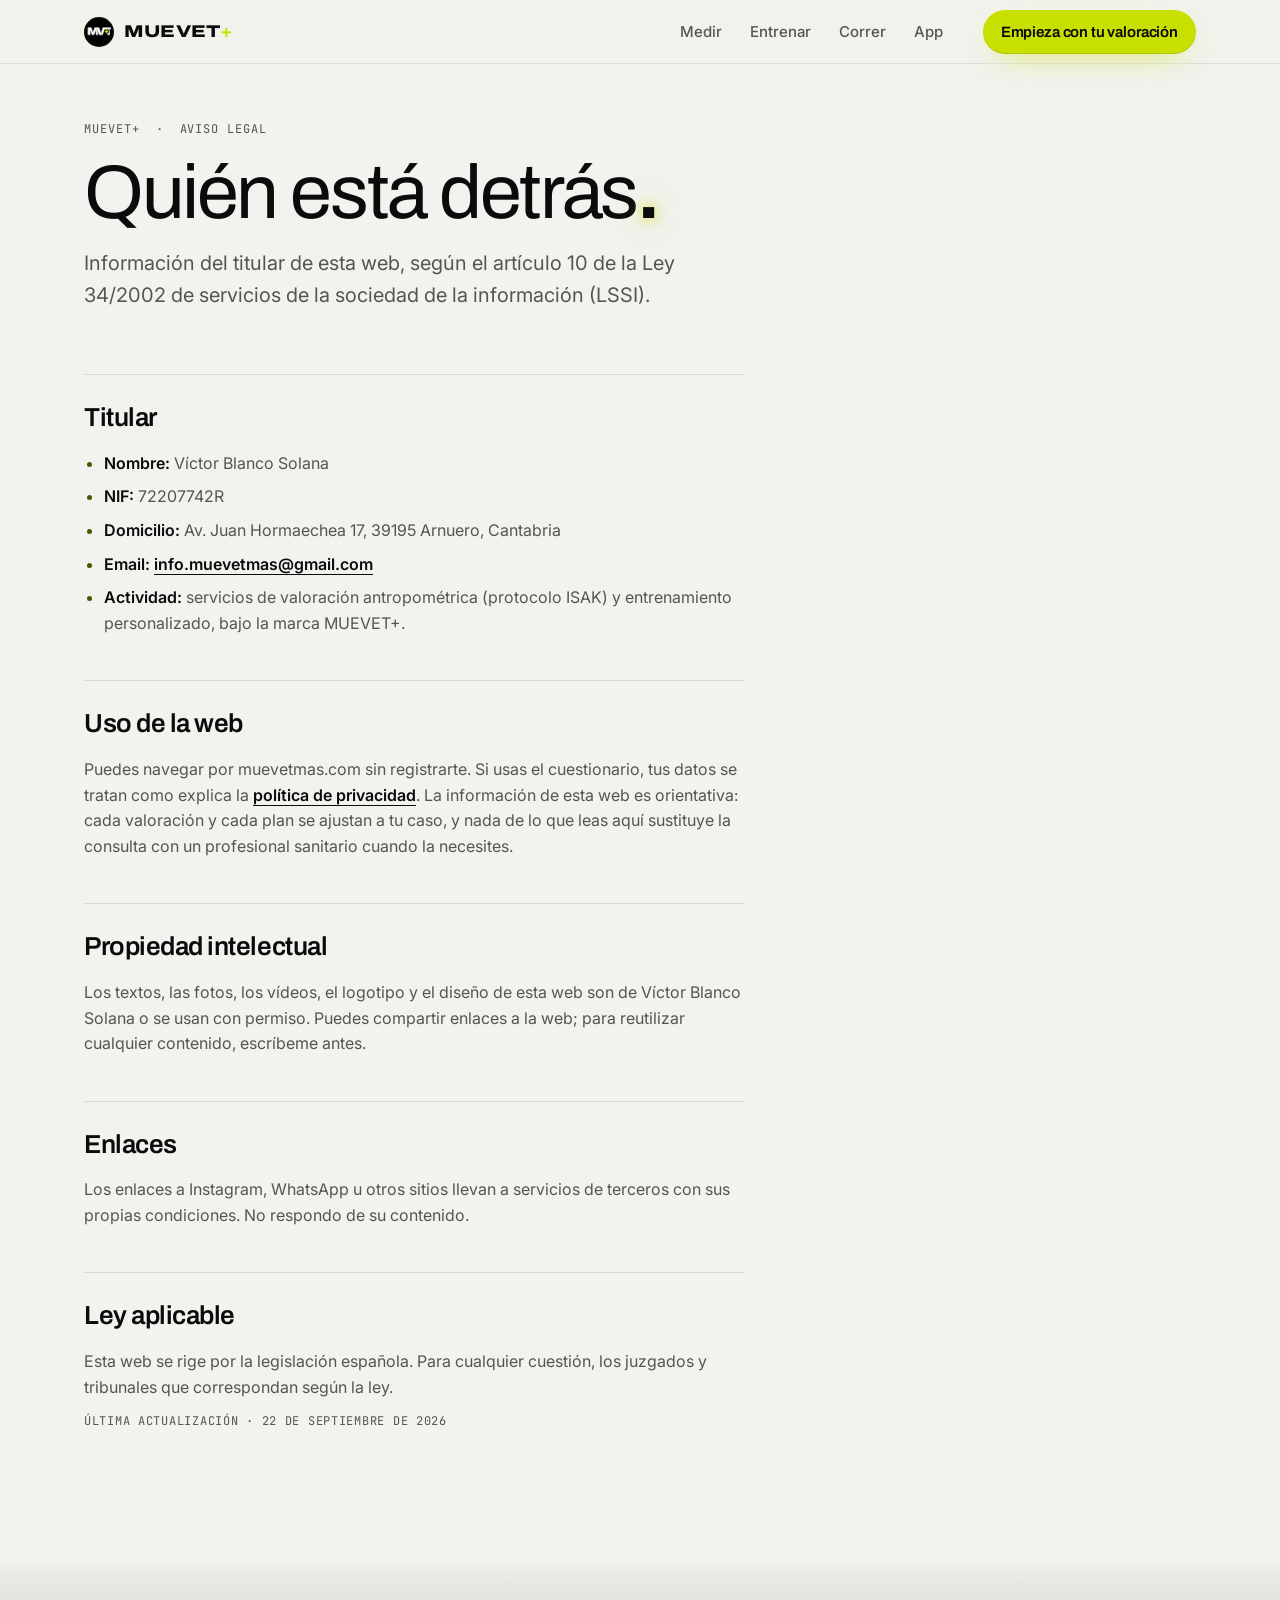
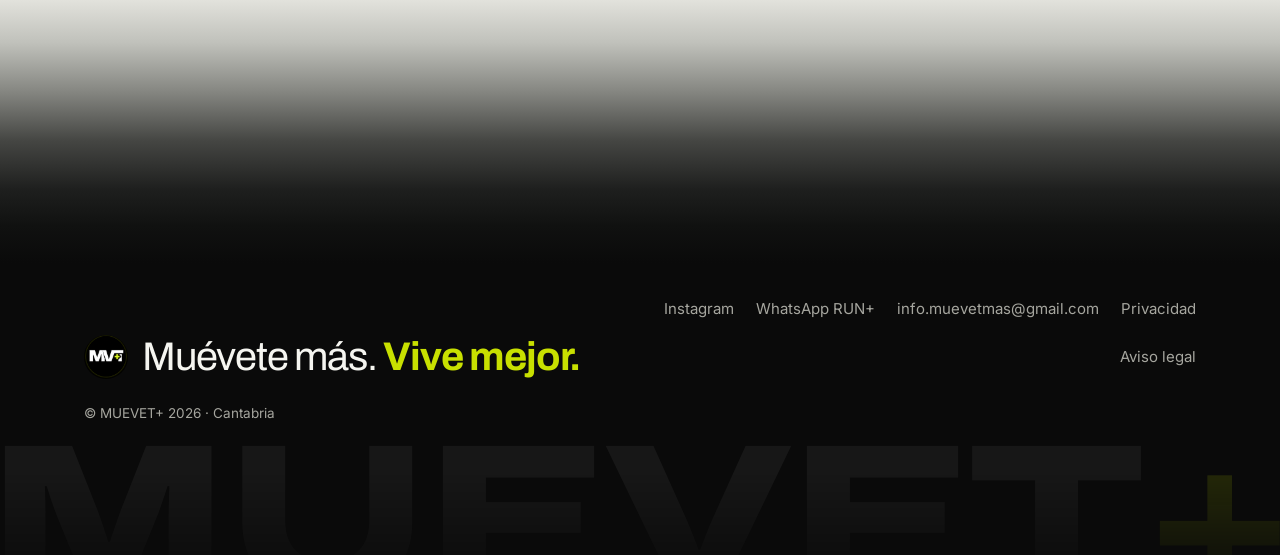
<file: aviso-legal.html>
<!DOCTYPE html>
<html lang="es">
<head>
<meta charset="UTF-8">
<meta name="viewport" content="width=device-width, initial-scale=1.0, viewport-fit=cover">
<title>Aviso legal — MUEVET+</title>
<meta name="description" content="Información del titular de muevetmas.com según la LSSI.">
<meta name="theme-color" content="#0A0A0A">
<meta name="robots" content="noindex, follow">
<link rel="canonical" href="https://muevetmas.com/aviso-legal.html">
<link rel="icon" href="assets/icons/favicon.svg" type="image/svg+xml">
<link rel="apple-touch-icon" href="assets/icons/apple-touch-icon.png">
<link rel="preload" href="assets/fonts/archivo-var.woff2" as="font" type="font/woff2" crossorigin>
<link rel="preload" href="assets/fonts/inter-var.woff2" as="font" type="font/woff2" crossorigin>
<link rel="stylesheet" href="assets/css/main.css?v=2026-10-03b">
</head>
<body class="doc-page">
<svg class="sprite" aria-hidden="true" focusable="false">
  <symbol id="i-arrow" viewBox="0 0 24 24"><path d="M5 12h14M13 6l6 6-6 6"/></symbol>
</svg>

<a class="skip" href="#main">Saltar al contenido</a>

<header class="nav" id="nav">
  <div class="nav-in">
    <a class="brand" href="index.html" aria-label="MUEVET+, inicio">
      <img src="assets/icons/logo-mv.png" alt="" width="30" height="30">
      <span class="brand-word">MUEVET<span class="lime">+</span></span>
    </a>
    <nav class="nav-links" aria-label="Secciones">
      <a href="index.html#medir">Medir</a>
      <a href="index.html#entrena">Entrenar</a>
      <a href="index.html#corre">Correr</a>
      <a href="index.html#app">App</a>
    </nav>
    <a class="btn btn-sm nav-cta" href="index.html#contacto">Empieza con tu valoración</a>
    <button class="nav-toggle" id="navToggle" type="button" aria-expanded="false" aria-controls="menu">
      <span class="sr" data-label>Abrir menú</span><i></i><i></i>
    </button>
  </div>
</header>

<div class="menu" id="menu" hidden>
  <nav class="menu-links" aria-label="Menú">
    <a href="index.html#medir" style="--i:0">Medir</a>
    <a href="index.html#entrena" style="--i:1">Entrenar</a>
    <a href="index.html#corre" style="--i:2">Correr</a>
    <a href="index.html#app" style="--i:3">App</a>
  </nav>
  <div class="menu-foot" style="--i:4">
    <a class="btn" href="index.html#contacto">Empieza con tu valoración <svg class="ico"><use href="#i-arrow"/></svg></a>
    <p class="micro">Dos minutos. Te digo por dónde empezar.</p>
  </div>
</div>

<main id="main" class="doc tone-day">
<div class="wrap">
    <header class="doc-head">
      <p class="doc-label">MUEVET+ &nbsp;·&nbsp; AVISO LEGAL</p>
      <h1 class="doc-title">Quién está detrás<span class="plus">.</span></h1>
      <p class="doc-lede">Información del titular de esta web, según el artículo 10 de la Ley 34/2002 de servicios de la sociedad de la información (LSSI).</p>
    </header>

    <section class="doc-body">
      <h2>Titular</h2>
      <ul>
        <li><strong>Nombre:</strong> Víctor Blanco Solana</li>
        <li><strong>NIF:</strong> 72207742R</li>
        <li><strong>Domicilio:</strong> Av. Juan Hormaechea 17, 39195 Arnuero, Cantabria</li>
        <li><strong>Email:</strong> <a href="mailto:info.muevetmas@gmail.com">info.muevetmas@gmail.com</a></li>
        <li><strong>Actividad:</strong> servicios de valoración antropométrica (protocolo ISAK) y entrenamiento personalizado, bajo la marca MUEVET+.</li>
      </ul>

      <h2>Uso de la web</h2>
      <p>Puedes navegar por muevetmas.com sin registrarte. Si usas el cuestionario, tus datos se tratan como explica la <a href="privacidad.html">política de privacidad</a>. La información de esta web es orientativa: cada valoración y cada plan se ajustan a tu caso, y nada de lo que leas aquí sustituye la consulta con un profesional sanitario cuando la necesites.</p>

      <h2>Propiedad intelectual</h2>
      <p>Los textos, las fotos, los vídeos, el logotipo y el diseño de esta web son de Víctor Blanco Solana o se usan con permiso. Puedes compartir enlaces a la web; para reutilizar cualquier contenido, escríbeme antes.</p>

      <h2>Enlaces</h2>
      <p>Los enlaces a Instagram, WhatsApp u otros sitios llevan a servicios de terceros con sus propias condiciones. No respondo de su contenido.</p>

      <h2>Ley aplicable</h2>
      <p>Esta web se rige por la legislación española. Para cualquier cuestión, los juzgados y tribunales que correspondan según la ley.</p>

      <p class="mono doc-date">ÚLTIMA ACTUALIZACIÓN&nbsp;·&nbsp;22 DE SEPTIEMBRE DE 2026</p>
    </section>
</div>
</main>

<div class="fade fade-d2n" aria-hidden="true"></div>

<footer class="foot tone-dark">
  <div class="wrap foot-in">
    <div class="foot-brand">
      <img src="assets/icons/logo-mv.png" alt="MUEVET+" width="44" height="44" loading="lazy">
      <p class="foot-claim">Muévete más. <span>Vive mejor.</span></p>
    </div>
    <nav class="foot-links" aria-label="Contacto y legal">
      <a href="https://www.instagram.com/muevet.mas" target="_blank" rel="noopener">Instagram</a>
      <a href="https://chat.whatsapp.com/J52jzClYnoVD17e3LXn0wf?mode=gi_t" target="_blank" rel="noopener">WhatsApp RUN+</a>
      <a href="mailto:info.muevetmas@gmail.com">info.muevetmas@gmail.com</a>
      <a href="privacidad.html">Privacidad</a>
      <a href="aviso-legal.html">Aviso legal</a>
    </nav>
    <p class="foot-legal">© MUEVET+ 2026 · Cantabria</p>
  </div>
  <div class="foot-mark" aria-hidden="true">MUEVET<span>+</span></div>
</footer>

<script src="assets/js/main.js?v=2026-10-03b" defer></script>
</body>
</html>
</file>
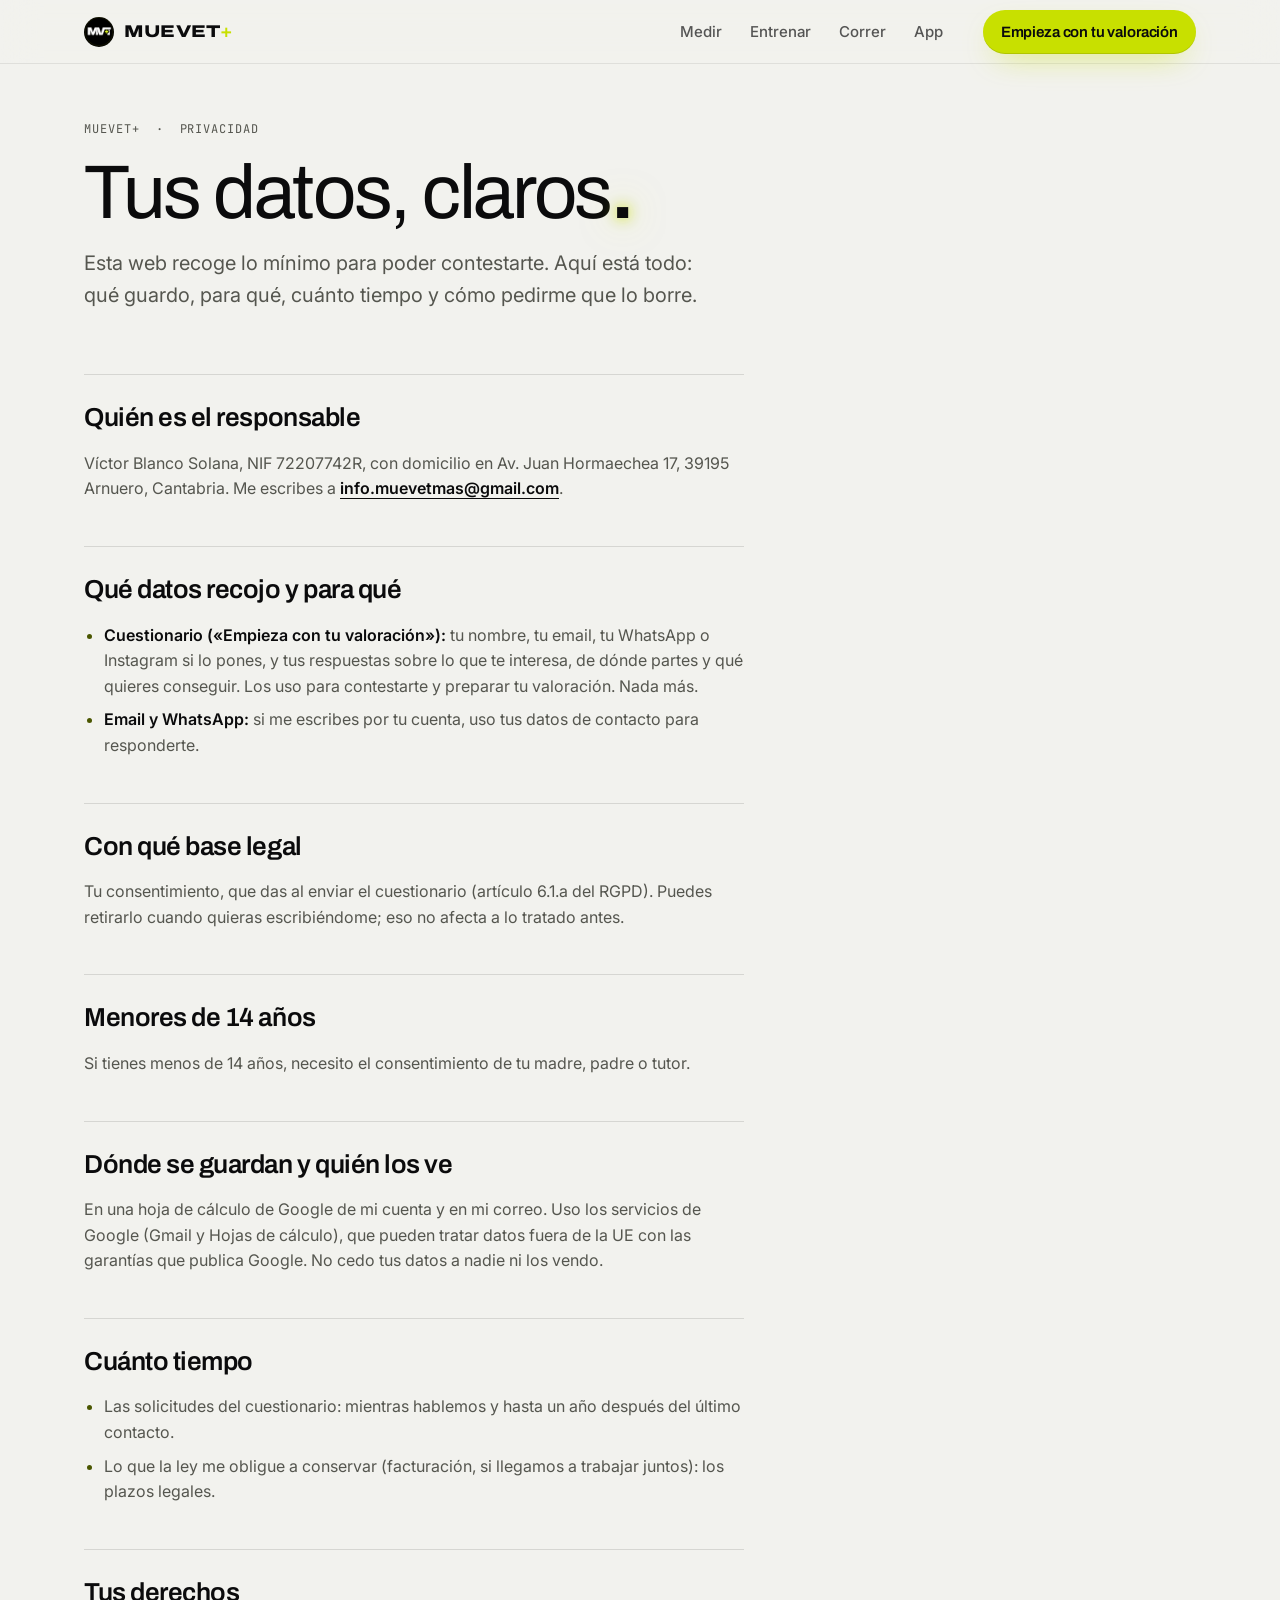
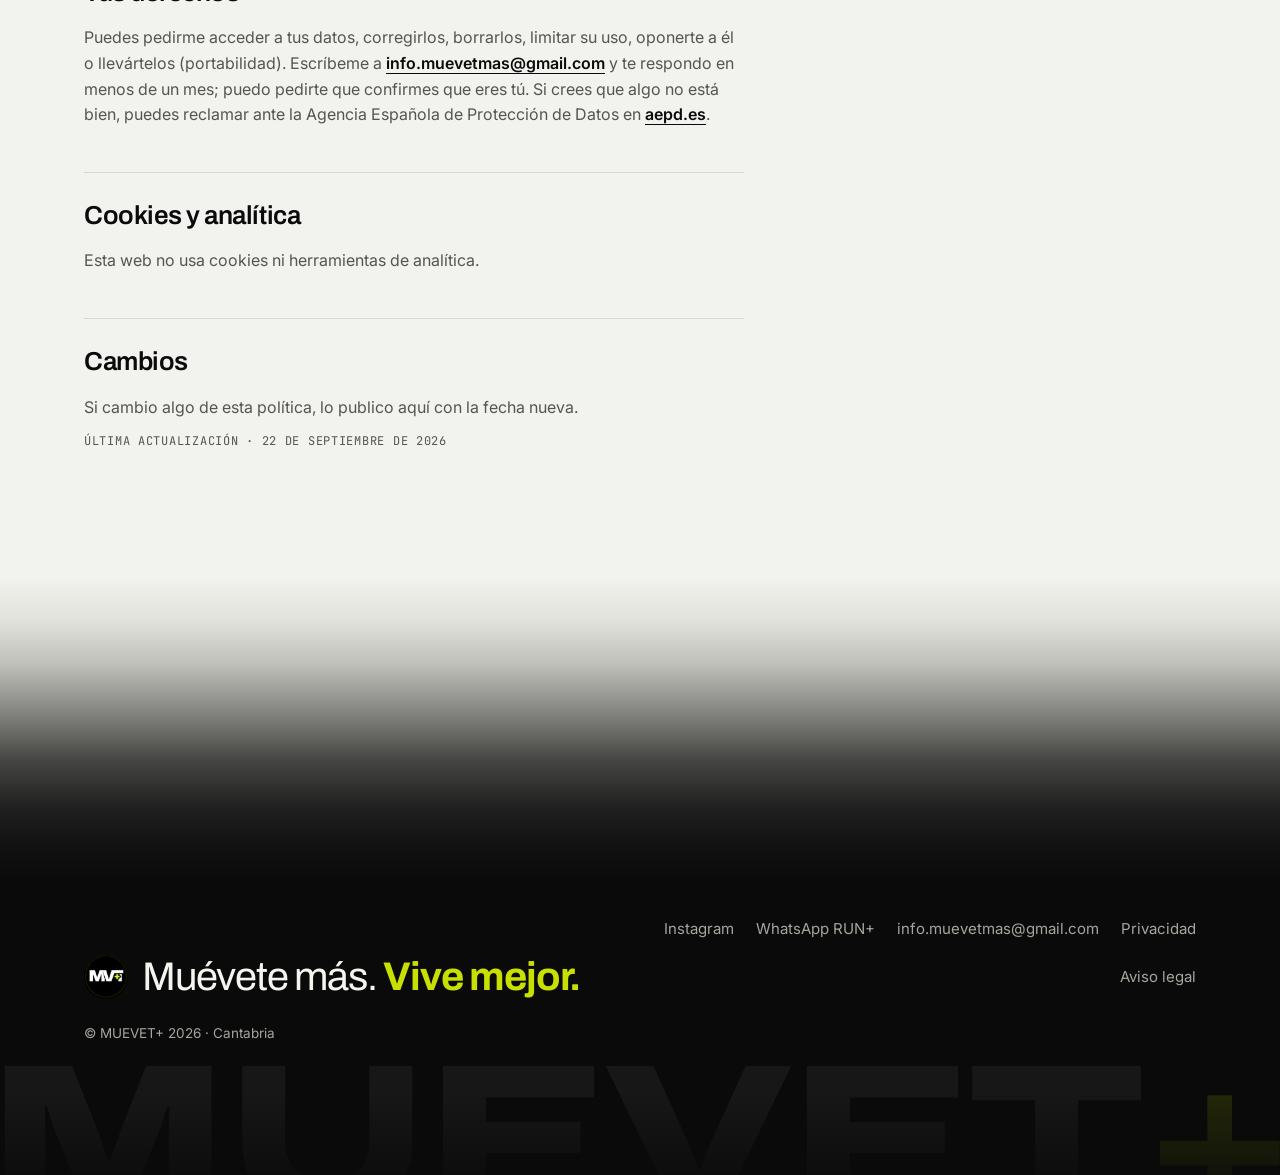
<file: privacidad.html>
<!DOCTYPE html>
<html lang="es">
<head>
<meta charset="UTF-8">
<meta name="viewport" content="width=device-width, initial-scale=1.0, viewport-fit=cover">
<title>Política de privacidad — MUEVET+</title>
<meta name="description" content="Qué datos recoge muevetmas.com, para qué, cuánto tiempo y cómo ejercer tus derechos.">
<meta name="theme-color" content="#0A0A0A">
<meta name="robots" content="noindex, follow">
<link rel="canonical" href="https://muevetmas.com/privacidad.html">
<link rel="icon" href="assets/icons/favicon.svg" type="image/svg+xml">
<link rel="apple-touch-icon" href="assets/icons/apple-touch-icon.png">
<link rel="preload" href="assets/fonts/archivo-var.woff2" as="font" type="font/woff2" crossorigin>
<link rel="preload" href="assets/fonts/inter-var.woff2" as="font" type="font/woff2" crossorigin>
<link rel="stylesheet" href="assets/css/main.css?v=2026-10-03b">
</head>
<body class="doc-page">
<svg class="sprite" aria-hidden="true" focusable="false">
  <symbol id="i-arrow" viewBox="0 0 24 24"><path d="M5 12h14M13 6l6 6-6 6"/></symbol>
</svg>

<a class="skip" href="#main">Saltar al contenido</a>

<header class="nav" id="nav">
  <div class="nav-in">
    <a class="brand" href="index.html" aria-label="MUEVET+, inicio">
      <img src="assets/icons/logo-mv.png" alt="" width="30" height="30">
      <span class="brand-word">MUEVET<span class="lime">+</span></span>
    </a>
    <nav class="nav-links" aria-label="Secciones">
      <a href="index.html#medir">Medir</a>
      <a href="index.html#entrena">Entrenar</a>
      <a href="index.html#corre">Correr</a>
      <a href="index.html#app">App</a>
    </nav>
    <a class="btn btn-sm nav-cta" href="index.html#contacto">Empieza con tu valoración</a>
    <button class="nav-toggle" id="navToggle" type="button" aria-expanded="false" aria-controls="menu">
      <span class="sr" data-label>Abrir menú</span><i></i><i></i>
    </button>
  </div>
</header>

<div class="menu" id="menu" hidden>
  <nav class="menu-links" aria-label="Menú">
    <a href="index.html#medir" style="--i:0">Medir</a>
    <a href="index.html#entrena" style="--i:1">Entrenar</a>
    <a href="index.html#corre" style="--i:2">Correr</a>
    <a href="index.html#app" style="--i:3">App</a>
  </nav>
  <div class="menu-foot" style="--i:4">
    <a class="btn" href="index.html#contacto">Empieza con tu valoración <svg class="ico"><use href="#i-arrow"/></svg></a>
    <p class="micro">Dos minutos. Te digo por dónde empezar.</p>
  </div>
</div>

<main id="main" class="doc tone-day">
<div class="wrap">
    <header class="doc-head">
      <p class="doc-label">MUEVET+ &nbsp;·&nbsp; PRIVACIDAD</p>
      <h1 class="doc-title">Tus datos, claros<span class="plus">.</span></h1>
      <p class="doc-lede">Esta web recoge lo mínimo para poder contestarte. Aquí está todo: qué guardo, para qué, cuánto tiempo y cómo pedirme que lo borre.</p>
    </header>

    <section class="doc-body">
      <h2>Quién es el responsable</h2>
      <p>Víctor Blanco Solana, NIF 72207742R, con domicilio en Av. Juan Hormaechea 17, 39195 Arnuero, Cantabria. Me escribes a <a href="mailto:info.muevetmas@gmail.com">info.muevetmas@gmail.com</a>.</p>

      <h2>Qué datos recojo y para qué</h2>
      <ul>
        <li><strong>Cuestionario («Empieza con tu valoración»):</strong> tu nombre, tu email, tu WhatsApp o Instagram si lo pones, y tus respuestas sobre lo que te interesa, de dónde partes y qué quieres conseguir. Los uso para contestarte y preparar tu valoración. Nada más.</li>
        <li><strong>Email y WhatsApp:</strong> si me escribes por tu cuenta, uso tus datos de contacto para responderte.</li>
      </ul>

      <h2>Con qué base legal</h2>
      <p>Tu consentimiento, que das al enviar el cuestionario (artículo 6.1.a del RGPD). Puedes retirarlo cuando quieras escribiéndome; eso no afecta a lo tratado antes.</p>

      <h2>Menores de 14 años</h2>
      <p>Si tienes menos de 14 años, necesito el consentimiento de tu madre, padre o tutor.</p>

      <h2>Dónde se guardan y quién los ve</h2>
      <p>En una hoja de cálculo de Google de mi cuenta y en mi correo. Uso los servicios de Google (Gmail y Hojas de cálculo), que pueden tratar datos fuera de la UE con las garantías que publica Google. No cedo tus datos a nadie ni los vendo.</p>

      <h2>Cuánto tiempo</h2>
      <ul>
        <li>Las solicitudes del cuestionario: mientras hablemos y hasta un año después del último contacto.</li>
        <li>Lo que la ley me obligue a conservar (facturación, si llegamos a trabajar juntos): los plazos legales.</li>
      </ul>

      <h2>Tus derechos</h2>
      <p>Puedes pedirme acceder a tus datos, corregirlos, borrarlos, limitar su uso, oponerte a él o llevártelos (portabilidad). Escríbeme a <a href="mailto:info.muevetmas@gmail.com">info.muevetmas@gmail.com</a> y te respondo en menos de un mes; puedo pedirte que confirmes que eres tú. Si crees que algo no está bien, puedes reclamar ante la Agencia Española de Protección de Datos en <a href="https://www.aepd.es" target="_blank" rel="noopener">aepd.es</a>.</p>

      <h2>Cookies y analítica</h2>
      <p>Esta web no usa cookies ni herramientas de analítica.</p>

      <h2>Cambios</h2>
      <p>Si cambio algo de esta política, lo publico aquí con la fecha nueva.</p>

      <p class="mono doc-date">ÚLTIMA ACTUALIZACIÓN&nbsp;·&nbsp;22 DE SEPTIEMBRE DE 2026</p>
    </section>
</div>
</main>

<div class="fade fade-d2n" aria-hidden="true"></div>

<footer class="foot tone-dark">
  <div class="wrap foot-in">
    <div class="foot-brand">
      <img src="assets/icons/logo-mv.png" alt="MUEVET+" width="44" height="44" loading="lazy">
      <p class="foot-claim">Muévete más. <span>Vive mejor.</span></p>
    </div>
    <nav class="foot-links" aria-label="Contacto y legal">
      <a href="https://www.instagram.com/muevet.mas" target="_blank" rel="noopener">Instagram</a>
      <a href="https://chat.whatsapp.com/J52jzClYnoVD17e3LXn0wf?mode=gi_t" target="_blank" rel="noopener">WhatsApp RUN+</a>
      <a href="mailto:info.muevetmas@gmail.com">info.muevetmas@gmail.com</a>
      <a href="privacidad.html">Privacidad</a>
      <a href="aviso-legal.html">Aviso legal</a>
    </nav>
    <p class="foot-legal">© MUEVET+ 2026 · Cantabria</p>
  </div>
  <div class="foot-mark" aria-hidden="true">MUEVET<span>+</span></div>
</footer>

<script src="assets/js/main.js?v=2026-10-03b" defer></script>
</body>
</html>
</file>
<file: assets/css/main.css>
/* ════════════════════════════════════════════════════════════════
   MUEVET+ · De la noche al día
   Sistema: noche #0A0A0A ↔ día #F2F2EE, lima #C8E000 como luz.
   Archivo (titulares, finos con énfasis por peso), Inter (texto),
   JetBrains Mono (solo medidas). Vanilla, sin dependencias.
   ════════════════════════════════════════════════════════════════ */

/* ── Fuentes (self-hosted, variables) ── */
@font-face{ font-family:'Archivo'; src:url('../fonts/archivo-var.woff2') format('woff2'); font-weight:100 900; font-stretch:62% 125%; font-display:swap }
@font-face{ font-family:'Inter'; src:url('../fonts/inter-var.woff2') format('woff2'); font-weight:100 900; font-display:swap }
@font-face{ font-family:'JBMono'; src:url('../fonts/jbmono-var.woff2') format('woff2'); font-weight:100 800; font-display:swap }

/* ── Tokens ── */
:root{
  --night:#0A0A0A; --night-2:#111214; --night-3:#18191C;
  --day:#F2F2EE; --day-2:#E9E9E3; --paper:#FBFBF8; --white:#FFFFFF;
  --ink:#0B0B0C; --ink-dim:#55564F;
  --snow:#F5F5F0; --snow-dim:#A6A69F;
  --lime:#C8E000; --lime-2:#D9F21A; --lime-ink:#4A5600;
  --err-n:#FF8A75; --err-d:#B3261E;

  --display:'Archivo', 'Helvetica Neue', Arial, sans-serif;
  --body:'Inter', -apple-system, 'Segoe UI', Roboto, sans-serif;
  --mono:'JBMono', ui-monospace, 'SF Mono', Menlo, monospace;

  --ease-out:cubic-bezier(.23,1,.32,1);
  --ease-io:cubic-bezier(.77,0,.175,1);
  --ease-drawer:cubic-bezier(.32,.72,0,1);

  --wrap:1240px;
  --gut:clamp(20px, 5vw, 64px);
  --sec:clamp(96px, 14vh, 168px);
  --r:18px; --r-lg:28px;

  --card-dark:linear-gradient(180deg, #1B1C1F 0%, #111214 100%);
  --shadow-float:0 1px 2px rgba(0,0,0,.05), 0 24px 48px -24px rgba(0,0,0,.38);
  --shadow-deep:0 2px 6px rgba(0,0,0,.08), 0 50px 90px -36px rgba(0,0,0,.55);

  interpolate-size:allow-keywords;
  color-scheme:dark;
}

/* ── Base ── */
*,*::before,*::after{ box-sizing:border-box; margin:0; padding:0 }
html{ -webkit-text-size-adjust:100%; text-size-adjust:100%; scroll-behavior:smooth; scroll-padding-top:80px }
body{
  background:var(--night); color:var(--snow);
  font-family:var(--body); font-size:16px; line-height:1.6; font-optical-sizing:auto;
  -webkit-font-smoothing:antialiased; -moz-osx-font-smoothing:grayscale;
  overflow-x:clip;
}
img, video, canvas, svg{ display:block; max-width:100% }
/* «hidden» manda siempre: ningún display de clase puede dejar visible (ni tocable) algo oculto */
[hidden]{ display:none !important }
a{ color:inherit }
button, input, textarea{ font:inherit; color:inherit }
ul, ol{ list-style:none }
em{ font-style:normal }
::selection{ background:var(--lime); color:var(--ink) }
:focus-visible{ outline:2px solid var(--lime); outline-offset:3px; border-radius:6px }
.tone-day :focus-visible{ outline-color:var(--ink) }
html{ scrollbar-color:#3a3b38 var(--night); scrollbar-width:thin }

.sprite{ position:absolute; width:0; height:0; overflow:hidden }
.ico{ width:1.1em; height:1.1em; flex:none; fill:none; stroke:currentColor; stroke-width:1.7; stroke-linecap:round; stroke-linejoin:round }
.sr{ position:absolute!important; width:1px; height:1px; padding:0; margin:-1px; overflow:hidden; clip:rect(0 0 0 0); white-space:nowrap; border:0 }
.lime{ color:var(--lime) }
.wrap{ width:100%; max-width:var(--wrap); margin-inline:auto; padding-inline:var(--gut) }

.skip{
  position:fixed; left:12px; top:-60px; z-index:100; min-height:44px; display:inline-flex; align-items:center;
  padding:0 18px; border-radius:999px; background:var(--lime); color:var(--ink); font-weight:600; text-decoration:none;
  transition:top .2s var(--ease-out);
}
.skip:focus{ top:12px }

/* Tonos: cada sección declara si es de noche o de día */
.tone-dark{ --fg:var(--snow); --fg-dim:var(--snow-dim); --line:rgba(255,255,255,.1); --line-2:rgba(255,255,255,.18); color:var(--fg); background:var(--night) }
.tone-day{ --fg:var(--ink); --fg-dim:var(--ink-dim); --line:rgba(11,11,12,.1); --line-2:rgba(11,11,12,.18); color:var(--fg); background:var(--day); color-scheme:light }

/* ── Tipografía ── */
.d1, .d2, .d3, .manifest, .h3{ font-family:var(--display); font-stretch:100%; text-wrap:balance }
.d1{ font-weight:380; font-size:clamp(46px, 11.6vw, 112px); line-height:.98; letter-spacing:-.034em }
.d2{ font-weight:400; font-size:clamp(40px, 7.2vw, 86px); line-height:1; letter-spacing:-.032em }
.d3{ font-weight:420; font-size:clamp(30px, 4.2vw, 48px); line-height:1.04; letter-spacing:-.028em }
.h3{ font-weight:560; font-size:clamp(20px, 2vw, 24px); line-height:1.2; letter-spacing:-.018em }
.d1 em, .d2 em, .d3 em, .manifest em{ font-weight:700 }
.tone-dark .d1 em, .tone-dark .d2 em{ color:var(--lime) }
/* De día el lima no se lee como texto: el énfasis va en negro con el halo de la app */
.tone-day .d2 em, .tone-day .manifest em{
  text-shadow:0 0 14px rgba(200,224,0,.95), 0 0 36px rgba(200,224,0,.6), 0 0 70px rgba(200,224,0,.35);
}
.lead{ font-size:clamp(18px, 1.55vw, 21px); line-height:1.5; letter-spacing:-.006em; color:var(--fg); max-width:58ch }
.sub{ font-family:var(--display); font-weight:500; font-size:clamp(17px, 1.6vw, 21px); line-height:1.35; letter-spacing:-.01em; color:var(--fg-dim) }
.micro{ font-size:13.5px; color:var(--fg-dim); letter-spacing:.005em }
.cred-line{ font-family:var(--mono); font-size:12px; letter-spacing:.01em; color:var(--fg-dim) }
.sec-head{ display:flex; flex-direction:column; gap:18px; margin-bottom:clamp(40px, 6vh, 64px) }
.sec-head.center{ align-items:center; text-align:center }
.sec-head.center .lead{ color:var(--fg-dim) }
.br-d{ display:none }
@media(min-width:768px){ .br-d{ display:inline } }

/* ── Botones ── */
.btn{
  --b-bg:var(--lime); --b-fg:var(--ink);
  display:inline-flex; align-items:center; justify-content:center; gap:10px;
  min-height:52px; padding:0 24px; border:0; border-radius:999px; cursor:pointer;
  background:var(--b-bg); color:var(--b-fg); text-decoration:none; white-space:nowrap;
  font-family:var(--display); font-weight:620; font-size:16px; letter-spacing:-.01em;
  box-shadow:0 12px 32px -14px rgba(200,224,0,.75), inset 0 -1px 0 rgba(0,0,0,.12);
  transition:transform .16s var(--ease-out), background-color .2s ease, box-shadow .25s ease;
}
.btn .ico{ width:18px; height:18px; stroke-width:2; transition:transform .25s var(--ease-out) }
.btn:active{ transform:scale(.97) }
.btn-lg{ min-height:58px; padding:0 30px; font-size:17px }
.btn-sm{ min-height:44px; padding:0 18px; font-size:15px }
.btn-block{ width:100% }
.btn-ink{ --b-bg:var(--ink); --b-fg:var(--snow); box-shadow:none }
.btn[disabled]{ opacity:.6; pointer-events:none }
@media (hover:hover) and (pointer:fine){
  .btn:hover{ background:var(--lime-2); box-shadow:0 16px 40px -14px rgba(200,224,0,.9), inset 0 -1px 0 rgba(0,0,0,.12) }
  .btn-ink:hover{ background:#222326; box-shadow:none }
  .btn:hover .ico{ transform:translateX(3px) }
}
.link{
  display:inline-flex; align-items:center; gap:8px; min-height:44px; text-decoration:none; font-weight:600;
  font-family:var(--display); letter-spacing:-.01em;
  background:linear-gradient(currentColor, currentColor) 0 calc(100% - 10px)/100% 1px no-repeat;
}
.link .ico{ transition:transform .25s var(--ease-out) }
@media (hover:hover) and (pointer:fine){ .link:hover .ico{ transform:translateX(3px) } }

/* ── Vidrio ── */
.glass{
  background:rgba(255,255,255,.07);
  -webkit-backdrop-filter:blur(18px) saturate(150%); backdrop-filter:blur(18px) saturate(150%);
  box-shadow:inset 0 0 0 1px rgba(255,255,255,.13), inset 0 1px 0 rgba(255,255,255,.2);
}

/* ══ NAV ══ */
.nav{ position:fixed; inset:0 0 auto; z-index:60; padding-top:env(safe-area-inset-top, 0px); color:var(--snow) }
.nav::before{
  content:''; position:absolute; inset:0; z-index:-1;
  background:rgba(10,10,10,.82); -webkit-backdrop-filter:blur(18px) saturate(160%); backdrop-filter:blur(18px) saturate(160%);
  box-shadow:inset 0 -1px 0 rgba(255,255,255,.08);
  opacity:0; transition:opacity .35s var(--ease-out);
}
.nav.is-scrolled::before, .nav.is-open::before{ opacity:1 }
.nav{ transition:color .3s ease }
.nav::before{ transition:opacity .35s var(--ease-out), background-color .3s ease, box-shadow .3s ease }
.nav.on-day:not(.is-open){ color:var(--ink) }
.nav.on-day:not(.is-open)::before{ background:rgba(242,242,238,.8); box-shadow:inset 0 -1px 0 rgba(11,11,12,.08) }
.nav.on-day:not(.is-open) .nav-links a{ color:rgba(11,11,12,.68) }
.nav.on-day:not(.is-open) .nav-links a[aria-current="true"]{ color:var(--ink) }
.nav.on-day:not(.is-open) .nav-links a[aria-current="true"]::after{ background:var(--ink) }
.nav-in{ height:64px; display:flex; align-items:center; gap:28px; max-width:var(--wrap); margin-inline:auto; padding-inline:var(--gut) }
.brand{ display:inline-flex; align-items:center; gap:10px; text-decoration:none; min-height:44px; margin-right:auto }
.brand img{ width:30px; height:30px; border-radius:50% }
.brand-word{ font-family:var(--display); font-weight:800; font-stretch:125%; font-size:17px; letter-spacing:.01em }
.nav-links{ display:none; gap:4px }
.nav-links a{
  position:relative; transition:color .2s ease; display:inline-flex; align-items:center; min-height:44px; padding:0 12px;
  text-decoration:none; font-size:15px; font-weight:500; color:rgba(245,245,240,.72); transition:color .2s ease;
}
.nav-links a[aria-current="true"]{ color:var(--snow) }
.nav-links a[aria-current="true"]::after{ content:''; position:absolute; left:50%; bottom:6px; width:4px; height:4px; margin-left:-2px; border-radius:50%; background:var(--lime) }
@media (hover:hover) and (pointer:fine){ .nav-links a:hover{ color:var(--snow) } }
.nav-cta{ display:none }
.nav-toggle{
  position:relative; width:44px; height:44px; margin-right:-10px; border:0; background:none; cursor:pointer;
  display:grid; place-items:center;
}
.nav-toggle i{ position:absolute; left:12px; right:12px; height:1.6px; border-radius:2px; background:currentColor; transition:transform .3s var(--ease-out) }
.nav-toggle i:first-of-type{ transform:translateY(-4px) }
.nav-toggle i:last-of-type{ transform:translateY(4px) }
.nav-toggle[aria-expanded="true"] i:first-of-type{ transform:rotate(45deg) }
.nav-toggle[aria-expanded="true"] i:last-of-type{ transform:rotate(-45deg) }
@media(min-width:1024px){
  .nav-links{ display:flex }
  .nav-cta{ display:inline-flex }
  .nav-toggle{ display:none }
}

/* Menú móvil */
.menu{
  position:fixed; inset:0; z-index:55; display:flex; flex-direction:column; justify-content:space-between;
  padding:calc(96px + env(safe-area-inset-top, 0px)) var(--gut) calc(32px + env(safe-area-inset-bottom, 0px));
  background:rgba(8,8,9,.86); -webkit-backdrop-filter:blur(24px) saturate(140%); backdrop-filter:blur(24px) saturate(140%);
  color:var(--snow); opacity:0; transition:opacity .25s var(--ease-out);
}
.menu.is-open{ opacity:1 }
.menu:not(.is-open){ pointer-events:none }
.menu-links{ display:flex; flex-direction:column; gap:4px }
.menu-links a{
  display:block; padding:6px 0; text-decoration:none;
  font-family:var(--display); font-weight:400; font-size:clamp(44px, 13vw, 64px); line-height:1.05; letter-spacing:-.03em;
}
.menu-links a, .menu-foot{ opacity:0; transform:translateY(16px); transition:opacity .35s var(--ease-out), transform .5s var(--ease-out); transition-delay:calc(var(--i) * 45ms) }
.menu.is-open .menu-links a, .menu.is-open .menu-foot{ opacity:1; transform:none }
.menu-foot{ display:flex; flex-direction:column; align-items:flex-start; gap:12px }
.menu-foot .micro{ color:var(--snow-dim) }

/* ══ Vídeos de marca (portada, RUN+, app) ══ */
.clip-frame{ position:relative; aspect-ratio:9/16; overflow:hidden; background:var(--night-2) }
.clip-poster img, .clip-video{ position:absolute; inset:0; width:100%; height:100%; object-fit:cover }
.clip-video{ opacity:0; transition:opacity .3s var(--ease-out) }
.clip-frame.is-ready .clip-video{ opacity:1 }
.clip-play{
  position:absolute; left:14px; bottom:14px; z-index:3; display:inline-flex; align-items:center; gap:8px;
  min-height:44px; padding:0 16px 0 12px; border:0; border-radius:999px; cursor:pointer;
  background:rgba(10,10,10,.6); -webkit-backdrop-filter:blur(12px); backdrop-filter:blur(12px);
  box-shadow:inset 0 0 0 1px rgba(255,255,255,.18); color:var(--snow);
  font-size:13.5px; font-weight:600; transition:transform .16s var(--ease-out);
}
.clip-play .ico{ color:var(--lime) }
.clip-play:active{ transform:scale(.97) }
.clip-play[hidden], .clip-sound[hidden]{ display:none }

/* ══ PORTADA ══ */
.hero{
  position:relative; isolation:isolate; overflow:hidden;
  min-height:100svh; display:flex; flex-direction:column; justify-content:flex-end;
  padding-bottom:calc(16.5vw * .62);
}
.hero::before{
  content:''; position:absolute; inset:0; z-index:-1; pointer-events:none;
  background:linear-gradient(180deg, rgba(10,10,10,.66) 0%, rgba(10,10,10,.18) 26%, rgba(10,10,10,.34) 48%, rgba(10,10,10,.86) 74%, #0A0A0A 100%);
}
.hero-ambient{ display:none }
.hero-in{ padding-top:calc(110px + env(safe-area-inset-top, 0px)); text-align:center }
.hero-copy{ display:flex; flex-direction:column; align-items:center; gap:18px }
.hero-title{ max-width:11ch }
.hero-type{
  display:inline-flex; align-items:center; justify-content:center; min-height:56px; padding:12px 22px; border-radius:16px;
  font-family:var(--display); font-weight:450; font-size:clamp(17px, 2vw, 21px); letter-spacing:-.01em; color:rgba(245,245,240,.92);
}
.caret{ display:inline-block; width:2px; height:1.15em; margin-left:3px; background:var(--lime); animation:blink 1.05s steps(1) infinite }
@keyframes blink{ 50%{ opacity:0 } }
.hero-sub{ font-size:15px; color:var(--snow-dim); max-width:32ch }
.hero-act{ display:flex; flex-direction:column; align-items:center; gap:10px; margin-top:6px }
.hero-media{ position:absolute; inset:0; z-index:-2; margin:0 }
.hero-frame{ position:absolute; inset:0; aspect-ratio:auto; background:var(--night) }
.hero-cap{ display:none }
.nw{ white-space:nowrap }
.hero .clip-play{ display:none }
.hero-cred{ margin:26px var(--gut) 0; text-align:center; font-size:13.5px; line-height:1.6; color:var(--snow-dim); text-wrap:balance }
.hero-cred .dot{ display:inline-block; vertical-align:middle; width:7px; height:7px; margin:-2px 10px 0 0; border-radius:50%; background:var(--lime); box-shadow:0 0 0 4px rgba(200,224,0,.18) }
.hero-mark{
  position:absolute; left:50%; bottom:0; z-index:-1; pointer-events:none; white-space:nowrap;
  transform:translate(-50%, 34%);
  font-family:var(--display); font-weight:800; font-stretch:125%; font-size:16.5vw; line-height:.8; letter-spacing:-.02em;
  color:rgba(245,245,240,.075);
  -webkit-mask-image:linear-gradient(180deg, #000 25%, transparent 88%); mask-image:linear-gradient(180deg, #000 25%, transparent 88%);
}
.hero-mark span{ color:rgba(200,224,0,.16) }

/* Entrada: titular y póster visibles desde el primer fotograma (LCP); solo se desplazan */
.motion .hero-title{ animation:rise .9s var(--ease-out) both }
.motion .hero-type, .motion .hero-sub, .motion .hero-act, .motion .hero-cred{ animation:rise-fade .8s var(--ease-out) both }
.motion .hero-type{ animation-delay:.12s }
.motion .hero-sub{ animation-delay:.2s }
.motion .hero-act{ animation-delay:.28s }
.motion .hero-cred{ animation-delay:.36s }
@keyframes rise{ from{ transform:translateY(18px) } }
@keyframes rise-fade{ from{ opacity:0; transform:translateY(16px); filter:blur(6px) } }

@media(min-width:1024px){
  .hero{ justify-content:center; padding-bottom:calc(16.5vw * .5) }
  .hero::before{ background:radial-gradient(70% 80% at 30% 45%, rgba(10,10,10,.2), rgba(10,10,10,.75) 75%), linear-gradient(180deg, rgba(10,10,10,.4), rgba(10,10,10,0) 30%, rgba(10,10,10,.6) 80%, #0A0A0A) }
  .hero-ambient{
    display:block; position:absolute; inset:-10%; z-index:-3; width:120%; height:120%;
    filter:blur(56px) saturate(1.35) brightness(.62); opacity:.95; transform:translateZ(0);
  }
  .hero-in{ display:grid; grid-template-columns:minmax(0,1.2fr) minmax(0,.8fr); gap:56px; align-items:center; text-align:left; padding-top:96px }
  .hero-copy{ align-items:flex-start; gap:22px }
  .hero-title{ max-width:10ch }
  .hero-sub{ font-size:16px }
  .hero-act{ flex-direction:row; align-items:center; gap:18px }
  .hero-media{ position:relative; inset:auto; z-index:auto; justify-self:end; width:min(340px, 26vw, calc((100svh - 300px) * 9 / 16)); perspective:1300px }
  .hero-frame{
    position:relative; inset:auto; aspect-ratio:9/16; border-radius:var(--r-lg);
    transform:rotateY(var(--ry, -13deg)) rotateX(var(--rx, 5deg));
    box-shadow:0 70px 120px -40px rgba(0,0,0,.85), 0 0 0 1px rgba(255,255,255,.1);
    transition:transform .9s var(--ease-out);
  }
  .hero .clip-play:not([hidden]){ display:inline-flex }
  .hero-cap{ display:flex; align-items:center; gap:10px; margin-top:22px; font-family:var(--mono); font-size:12px; letter-spacing:.02em; color:var(--snow-dim) }
  .hero-cap::before{ content:''; width:24px; height:1px; background:var(--lime) }
  .hero-cred{ text-align:left; max-width:var(--wrap); margin:28px auto 0; padding-inline:var(--gut); width:100% }
}

/* ══ Fundidos noche ↔ día ══ */
.fade{ height:clamp(180px, 34vh, 380px); pointer-events:none }
.fade-n2d{
  background:
    radial-gradient(60% 70% at 50% 100%, rgba(200,224,0,.10), transparent 70%),
    linear-gradient(180deg, #0A0A0A 0%, #101110 10%, #1E1F1E 22%, #454643 36%, #858681 50%, #C0C1BB 64%, #E2E2DC 78%, #F2F2EE 94%);
}
.fade-d2n{
  background:linear-gradient(180deg, #F2F2EE 0%, #E2E2DC 14%, #C0C1BB 28%, #858681 44%, #454643 60%, #1E1F1E 76%, #101110 88%, #0A0A0A 100%);
}
.fade-n2a{
  background:
    radial-gradient(55% 60% at 20% 100%, rgba(200,224,0,.16), transparent 70%),
    linear-gradient(180deg, #0A0A0A 0%, #121312 12%, #262725 24%, #545551 40%, #959691 56%, #CBCBC6 72%, #E6E6E2 86%, #ECECE7 100%);
}

/* ══ AMANECER · credenciales y manifiesto ══ */
.dawn{ padding:8px 0 var(--sec); background:var(--day) }
.creds{ display:flex; flex-wrap:wrap; justify-content:center; gap:10px 12px; margin-bottom:clamp(64px, 10vh, 112px) }
.creds li{
  display:inline-flex; align-items:center; gap:10px; min-height:44px; padding:0 18px; border-radius:999px;
  background:rgba(255,255,255,.6); box-shadow:inset 0 0 0 1px rgba(11,11,12,.08);
  font-size:15px; font-weight:550; color:var(--ink);
}
.creds .ico{ color:var(--lime-ink); width:18px; height:18px }
.manifest{
  font-weight:380; font-size:clamp(34px, 6vw, 76px); line-height:1.04; letter-spacing:-.032em;
  max-width:17ch; margin-inline:auto; text-align:center;
}
.manifest .w{ transition:opacity .2s linear }
.manifest-body{ display:grid; gap:22px; max-width:60ch; margin:clamp(40px, 6vh, 64px) auto 0; text-align:center; justify-items:center }
.manifest-body p:not(.lead){ color:var(--fg-dim) }
.tags{ display:flex; gap:8px; flex-wrap:wrap; justify-content:center; margin-top:6px }
.tags li{ padding:7px 14px; border-radius:999px; background:var(--ink); color:var(--snow); font-size:13.5px; font-weight:560 }
.tags li:nth-child(2){ background:var(--lime); color:var(--ink) }
.tags li:nth-child(3){ background:transparent; color:var(--ink); box-shadow:inset 0 0 0 1px var(--line-2) }

/* ══ Revelados ══ */
.motion [data-rv]{ transition:opacity .8s var(--ease-out), transform 1s var(--ease-out), filter .8s var(--ease-out); transition-delay:calc(var(--i, 0) * 70ms) }
.motion [data-rv]:not(.in){ opacity:0; transform:translateY(22px); filter:blur(8px) }

/* ══ COMPARADOR ══ */
.compare{ padding:0 0 var(--sec) }
.cmp{
  --x:50%;
  position:relative; max-width:1040px; margin-inline:auto; aspect-ratio:3/4.3;
  border-radius:24px; overflow:hidden; isolation:isolate;
  box-shadow:var(--shadow-deep); touch-action:pan-y; user-select:none; -webkit-user-select:none; cursor:ew-resize;
}
.cmp-layer{ position:absolute; inset:0 }
.cmp-before{ background:var(--paper) }
.cmp-after{
  clip-path:inset(0 0 0 var(--x));
  background:radial-gradient(70% 60% at 85% 0%, rgba(200,224,0,.16), transparent 65%), var(--night);
  color:var(--snow);
}
.cmp.is-drag .cmp-after{ transition:none }
/* Cada lado lleva su contenido centrado en la parte que se ve: se lee entero en cualquier posición */
.cmp-before{ background:repeating-linear-gradient(180deg, transparent 0 41px, rgba(11,11,12,.08) 41px 42px), var(--paper) }
.notes, .report{ position:absolute; transform:translateX(-50%); width:min(46%, 440px) }
.notes{ top:0; left:max(calc(var(--x) * .5 - 10px), calc(25% - 10px)); width:calc(50% - 34px); padding-top:84px; color:#2B2B2E }
.notes-date{ font-size:13.5px; color:#696A64; line-height:42px }
.notes-title{ font-family:var(--display); font-weight:650; font-size:clamp(21px, 2.4vw, 27px); line-height:42px; letter-spacing:-.02em; color:var(--ink) }
.notes-list li{ font-size:clamp(13.5px, 1.6vw, 18px); line-height:42px; font-style:italic; letter-spacing:-.005em }
.notes-list s{ color:#B54A33; text-decoration-thickness:2px; margin-right:6px }
.notes-q{ color:#B54A33 }
.report{
  top:50%; left:min(calc(var(--x) + (100% - var(--x)) * .5 + 10px), calc(75% + 10px)); transform:translate(-50%, -50%); width:calc(50% - 34px);
  padding:14px 10px 4px 12px; border-radius:14px; background:#141517; box-shadow:0 30px 60px -30px rgba(0,0,0,.8), inset 0 0 0 1px rgba(255,255,255,.07);
}
.report-bar{ display:flex; align-items:center; gap:6px; padding-bottom:12px; margin-bottom:12px; border-bottom:1px solid rgba(255,255,255,.08) }
.report-bar > span{ width:8px; height:8px; border-radius:50%; background:rgba(255,255,255,.16) }
.report-bar > span{ display:none }
.report-bar b{ margin-left:0; font-weight:600; font-size:12px; color:var(--snow-dim); white-space:nowrap; overflow:hidden; text-overflow:ellipsis }
.report-head{ display:flex; flex-wrap:wrap; align-items:center; justify-content:space-between; gap:6px 10px; margin-bottom:6px }
.report-title{ font-family:var(--display); font-weight:600; font-size:clamp(15px, 2vw, 22px); line-height:1.2; letter-spacing:-.02em }
.report-pill{ display:none; padding:4px 10px; border-radius:999px; background:rgba(200,224,0,.14); color:var(--lime); font-size:12px; font-weight:600; white-space:nowrap }
.report-rows li{
  display:grid; grid-template-columns:minmax(0,1fr) auto; align-items:center; gap:8px;
  min-height:38px; border-top:1px solid rgba(255,255,255,.07); font-size:12.5px; gap:5px;
}
.report-rows span{ overflow:hidden; text-overflow:ellipsis; white-space:nowrap }
.report-rows em{ font-family:var(--mono); font-size:12px; color:var(--snow-dim); letter-spacing:.02em }
.report-rows .e-long, .report .l-long, .report-rows .ok b{ display:none }
.report-rows .ok{
  display:inline-grid; place-items:center; width:20px; height:20px; border-radius:50%; font-style:normal;
  background:rgba(200,224,0,.14); color:var(--lime-2);
}
.report-rows .ok .ico{ width:13px; height:13px; stroke-width:2.6 }
@media(min-width:768px){
  .notes{ padding-top:126px; left:max(calc(var(--x) * .5), 25%); width:min(46%, 440px) }
  .report{ left:min(calc(var(--x) + (100% - var(--x)) * .5), 75%); width:min(46%, 460px) }
  .report{ padding:20px 22px 10px; border-radius:18px }
  .report-bar b{ font-size:13.5px }
  .report-bar > span{ display:block }
  .report-bar b{ margin-left:8px }
  .report-rows li{ grid-template-columns:minmax(0,1fr) auto auto }
  .report-pill{ display:inline-block }
  .report-rows li{ min-height:48px; font-size:15px; gap:12px }
  .report-rows em{ font-size:12px }
  .report-rows .e-long, .report .l-long{ display:inline }
  .report .l-short{ display:none }
  .report-rows .ok{ display:inline-flex; width:auto; height:auto; gap:5px; padding:4px 10px 4px 8px; border-radius:999px; font-size:12px; font-weight:600 }
  .report-rows .ok b{ display:inline; font-weight:600 }
}
.cmp-tag{
  position:absolute; top:16px; z-index:4; padding:7px 13px; border-radius:999px; pointer-events:none;
  font-size:12px; font-weight:650; letter-spacing:.06em; text-transform:uppercase;
}
.cmp-tag-l{ left:16px; background:rgba(255,255,255,.85); color:var(--ink); box-shadow:inset 0 0 0 1px rgba(11,11,12,.1) }
.cmp-tag-r{ right:16px; background:rgba(10,10,10,.75); color:var(--snow); box-shadow:inset 0 0 0 1px rgba(255,255,255,.14) }
.cmp-handle{ position:absolute; top:0; bottom:0; left:var(--x); z-index:5; width:2px; margin-left:-1px; background:var(--lime); pointer-events:none }
.cmp-knob{
  position:absolute; top:50%; left:50%; width:56px; height:56px; margin:-28px 0 0 -28px; border-radius:50%;
  display:grid; place-items:center; background:var(--lime); color:var(--ink);
  box-shadow:0 10px 30px -8px rgba(0,0,0,.45), 0 0 0 6px rgba(200,224,0,.22);
  transition:transform .2s var(--ease-out);
}
.cmp-knob .ico{ width:24px; height:24px; stroke-width:2.2 }
.cmp.is-drag .cmp-knob{ transform:scale(1.08) }
.cmp-range{ position:absolute; width:1px; height:1px; opacity:0; pointer-events:none }
.cmp-range:focus-visible ~ .cmp-handle .cmp-knob, .cmp:has(.cmp-range:focus-visible) .cmp-knob{ outline:2px solid var(--ink); outline-offset:4px }
.cmp-hint{ margin-top:18px; text-align:center; font-size:13.5px; color:var(--fg-dim) }
@media(min-width:768px){ .cmp{ aspect-ratio:16/10 } }

/* ══ MEDIR ══ */
.medir{ padding:var(--sec) 0 }
.medir-grid{ display:flex; flex-direction:column; gap:56px }
.medir-media{ position:relative }
.ph{ position:relative; margin:0; border-radius:var(--r); overflow:hidden; box-shadow:var(--shadow-float); background:var(--day-2) }
.ph img{ width:100%; height:auto }
.ph-a{ width:86% }
.ph-b{ position:relative; width:52%; margin:-30% 0 0 auto; z-index:2; box-shadow:var(--shadow-deep) }
.motion .ph-b.in{ transform:rotate(2.5deg) translateY(var(--py, 0px)) }
.pin{ position:absolute; left:14%; top:65%; width:14px; height:14px; margin:-7px 0 0 -7px; border-radius:50%; background:var(--lime); box-shadow:0 0 0 5px rgba(200,224,0,.35) }
.motion .pin::after{ content:''; position:absolute; inset:-5px; border-radius:50%; border:2px solid var(--lime); animation:ping 2.6s var(--ease-out) infinite }
@keyframes ping{ from{ transform:scale(.7); opacity:.9 } to{ transform:scale(2.6); opacity:0 } }
.pin-label{
  position:absolute; left:calc(14% + 18px); top:calc(65% - 17px);
  padding:7px 12px; border-radius:999px; background:rgba(10,10,10,.72); color:var(--snow);
  -webkit-backdrop-filter:blur(10px); backdrop-filter:blur(10px);
  font-family:var(--mono); font-size:12px; letter-spacing:.02em; white-space:nowrap;
}
.medir-copy{ display:flex; flex-direction:column; gap:20px }
.medir-copy .lead{ color:var(--fg-dim) }
.medir-copy .h3{ margin-top:28px }
.isak{ display:grid; gap:14px; margin-top:4px }
.icard{
  padding:22px 22px 24px; border-radius:var(--r); background:var(--card-dark); color:var(--snow);
  box-shadow:0 30px 50px -30px rgba(0,0,0,.6), inset 0 1px 0 rgba(255,255,255,.06);
}
.icard-top{ display:flex; align-items:baseline; justify-content:space-between; gap:12px }
.icard-label{ font-family:var(--display); font-weight:600; font-size:18px; letter-spacing:-.015em }
.icard-num{ font-family:var(--display); font-weight:300; font-size:clamp(46px, 5vw, 60px); line-height:.9; letter-spacing:-.04em; color:var(--lime); font-variant-numeric:tabular-nums }
.icard-num b{ font-weight:300 }
.icard-ico{ width:34px; height:34px; color:var(--lime); stroke-width:1.4 }
.icard p{ margin-top:12px; color:var(--snow-dim); font-size:15px; line-height:1.55 }
.steps{ position:relative; margin-top:clamp(72px, 10vh, 112px) }
.steps-line{ display:none }
.step-list{ display:grid; gap:28px }
.step-list li{ display:grid; gap:4px; padding-top:20px; border-top:1px solid var(--line-2) }
.step-n{ font-family:var(--mono); font-size:12px; letter-spacing:.08em; color:var(--fg-dim) }
.step-w{ font-family:var(--display); font-weight:420; font-size:clamp(38px, 5vw, 60px); line-height:1; letter-spacing:-.034em }
.step-list li:nth-child(3) .step-w{ font-weight:700; text-shadow:0 0 14px rgba(200,224,0,.95), 0 0 36px rgba(200,224,0,.55) }
.step-t{ font-size:16px; color:var(--fg-dim) }
.cta-row{ display:flex; flex-direction:column; align-items:center; gap:14px; margin-top:clamp(64px, 9vh, 96px); text-align:center }
.cta-row-l{ align-items:flex-start; text-align:left; margin-top:48px }
@media(min-width:768px){
  .step-list{ grid-template-columns:repeat(3, 1fr); gap:32px }
  .step-list li{ border-top-color:transparent }
  .steps-line{ display:block; position:absolute; left:var(--gut); right:var(--gut); top:0; height:1px; background:var(--line-2) }
  .steps-line i{ position:absolute; inset:0; background:var(--ink); transform-origin:left; transform:scaleX(var(--sx, 1)) }
}
@media(min-width:1024px){
  .medir-grid{ display:grid; grid-template-columns:minmax(0,.92fr) minmax(0,1.08fr); gap:88px; align-items:start }
  .medir-media{ position:sticky; top:104px }
  .ph-a{ width:88% }
  .ph-b{ width:54%; margin-top:-34% }
}

/* ══ ENTRENAR · isla oscura ══ */
.coach-sec{ padding:0 clamp(8px, 1.4vw, 20px) var(--sec) }
.island{
  position:relative; overflow:hidden; border-radius:clamp(26px, 3vw, 44px); padding:var(--sec) 0;
  background:radial-gradient(70% 55% at 88% 0%, rgba(200,224,0,.16), transparent 62%), radial-gradient(50% 40% at 0% 100%, rgba(200,224,0,.07), transparent 70%), #0C0C0D;
  box-shadow:0 40px 80px -40px rgba(0,0,0,.5);
}
.coach-grid{ display:flex; flex-direction:column; gap:56px }
.coach-side{ display:flex; flex-direction:column; gap:20px }
.coach-side .lead{ color:var(--snow-dim) }
.ph-coach{ margin-top:16px; background:var(--night-3); box-shadow:0 40px 70px -30px rgba(0,0,0,.8) }
.coach-main .h3{ margin-bottom:28px }
.csteps-wrap{ position:relative; padding-left:34px }
.rail{ position:absolute; left:7px; top:10px; bottom:10px; width:2px; border-radius:2px; background:rgba(255,255,255,.1) }
.rail i{ position:absolute; inset:0; border-radius:inherit; background:var(--lime); transform-origin:top; transform:scaleY(var(--sy, 1)) }
.cstep{ position:relative; padding-bottom:34px }
.cstep:last-child{ padding-bottom:0 }
.cstep::before{
  content:''; position:absolute; left:-33px; top:7px; width:14px; height:14px; border-radius:50%;
  background:#0C0C0D; box-shadow:inset 0 0 0 2px rgba(255,255,255,.22); transition:background .3s ease, box-shadow .3s ease;
}
.cstep.on::before{ background:var(--lime); box-shadow:0 0 0 5px rgba(200,224,0,.2) }
.cstep-n{ font-family:var(--mono); font-size:12px; letter-spacing:.08em; color:var(--snow-dim) }
.cstep h4{ margin:4px 0 8px; font-family:var(--display); font-weight:560; font-size:clamp(20px, 2vw, 25px); line-height:1.2; letter-spacing:-.018em }
.cstep p{ color:var(--snow-dim); max-width:52ch }
.motion .cstep{ transition:opacity .4s ease }
.motion .csteps-wrap.live .cstep:not(.on){ opacity:.42 }
.soon-tag{
  display:inline-block; vertical-align:middle; margin-left:6px; padding:3px 10px; border-radius:999px;
  background:rgba(200,224,0,.14); color:var(--lime); font-family:var(--body); font-size:12px; font-weight:600; letter-spacing:.02em;
}
@media(min-width:1024px){
  .coach-grid{ display:grid; grid-template-columns:minmax(0,.9fr) minmax(0,1.1fr); gap:88px; align-items:start }
  .coach-side{ position:sticky; top:104px }
  .ph-coach{ width:78% }
}

/* ══ CORRER · RUN+ ══ */
.run{ position:relative; height:240svh }
.run-stage{ position:sticky; top:0; height:100svh; overflow:hidden; background:#000 }
.run-frame{ position:absolute; inset:0; aspect-ratio:auto; background:#000 }
.run-frame .clip-play{ z-index:6; left:auto; bottom:auto; right:var(--gut); top:calc(80px + env(safe-area-inset-top, 0px)) }
/* Texto que deja ver el vídeo: negro tapa, blanco deja pasar, lima tiñe */
.run-mask{
  position:absolute; inset:0; z-index:2; display:grid; place-items:center; background:#000; mix-blend-mode:multiply; pointer-events:none;
  will-change:transform, opacity;
}
.run-word{ font-family:var(--display); font-weight:900; font-stretch:125%; font-size:min(23vw, 46svh); line-height:.8; letter-spacing:-.035em; color:#fff }
.run-plus{ color:var(--lime) }
/* Contorno: el vídeo de dentro es oscuro; el trazo hace legible «RUN+» desde el primer fotograma */
.run-outline{ background:none; mix-blend-mode:normal; z-index:3; pointer-events:none }
.run-outline .run-word{ color:transparent; -webkit-text-stroke:1.5px rgba(245,245,240,.6) }
.run-outline .run-word span{ -webkit-text-stroke-color:rgba(200,224,0,.9) }
.run-shade{ position:absolute; inset:0; z-index:3; pointer-events:none; opacity:0; background:linear-gradient(180deg, rgba(0,0,0,.4) 0%, rgba(0,0,0,.12) 18%, rgba(0,0,0,.72) 38%, rgba(0,0,0,.93) 58%, rgba(0,0,0,.96) 100%) }
.run-copy{
  position:absolute; left:0; right:0; bottom:0; z-index:4; opacity:0;
  padding-bottom:calc(clamp(28px, 7vh, 72px) + env(safe-area-inset-bottom, 0px));
  display:flex; flex-direction:column; align-items:flex-start; gap:16px;
}
.run-side{ display:none }
@media(min-width:1024px){
  .run-shade{ background:linear-gradient(90deg, rgba(0,0,0,.88) 0%, rgba(0,0,0,.6) 45%, rgba(0,0,0,.72) 100%) }
  .run-side{
    display:block; position:absolute; z-index:4; right:max(var(--gut), calc((100vw - var(--wrap)) / 2 + var(--gut))); top:50%;
    width:min(300px, 24vw, calc((100svh - 220px) * 9 / 16)); border-radius:var(--r-lg); opacity:0;
    transform:translateY(-50%); box-shadow:0 60px 120px -40px rgba(0,0,0,.9), 0 0 0 1px rgba(255,255,255,.1);
  }
  .run-copy{ top:50%; bottom:auto; transform:translateY(-50%); padding-bottom:0; max-width:var(--wrap) }
  .run-copy > *{ max-width:520px }
}
.run-tag{ font-family:var(--display); font-weight:500; font-size:clamp(18px, 1.8vw, 22px); letter-spacing:-.01em; color:var(--lime) }
.run-title{ font-family:var(--display); font-weight:900; font-stretch:125%; font-size:clamp(48px, 8vw, 88px); line-height:.9; letter-spacing:-.03em }
.run-text{ font-size:clamp(17px, 1.6vw, 20px); line-height:1.5; max-width:46ch; color:var(--snow) }
.run-note{ font-size:13.5px; color:var(--snow-dim) }
/* Sin JS o con reduced-motion: vídeo y texto, sin escena */
html:not(.motion) .run{ height:auto }
html:not(.motion) .run-stage{ position:relative; height:auto; min-height:100svh; display:flex; align-items:flex-end }
html:not(.motion) .run-mask, html:not(.motion) .run-outline{ display:none }
html:not(.motion) .run-shade, html:not(.motion) .run-copy, html:not(.motion) .run-side{ opacity:1 }
html:not(.motion) .run-copy{ position:relative }

/* ══ APP MUEVET+ ══ */
.app{
  position:relative; overflow:hidden; padding:24px 0 var(--sec);
  background:
    radial-gradient(45% 40% at 12% 82%, rgba(200,224,0,.30), transparent 72%),
    radial-gradient(40% 35% at 92% 8%, rgba(200,224,0,.14), transparent 70%),
    linear-gradient(180deg, #ECECE7 0%, #F0F0EC 60%, #F2F2EE 100%);
}
.app-float span{
  position:absolute; left:var(--x); top:var(--y); font-family:var(--mono); font-size:13.5px; color:rgba(11,11,12,.16);
  white-space:nowrap; pointer-events:none;
}
.motion .app.is-live .app-float span{ animation:drift var(--d) ease-in-out infinite alternate }
@keyframes drift{ from{ transform:translateY(-8px) } to{ transform:translateY(10px) } }
.app-grid{ position:relative; display:grid; gap:28px; grid-template-areas:"head" "device" "body" }
.app-head{ grid-area:head; display:flex; flex-direction:column; align-items:flex-start; gap:14px }
.app-head .d2 .plus{ font-weight:700; text-shadow:0 0 14px rgba(200,224,0,.95), 0 0 36px rgba(200,224,0,.55) }
.soon{
  display:inline-flex; align-items:center; gap:10px; min-height:40px; padding:0 16px; border-radius:999px;
  background:var(--ink); color:var(--lime); font-weight:650; font-size:13.5px; letter-spacing:.01em;
}
.soon i{ width:8px; height:8px; border-radius:50%; background:var(--lime); box-shadow:0 0 0 0 rgba(200,224,0,.6) }
.motion .soon i{ animation:beacon 2.4s var(--ease-out) infinite }
@keyframes beacon{ 0%{ box-shadow:0 0 0 0 rgba(200,224,0,.6) } 70%,100%{ box-shadow:0 0 0 10px rgba(200,224,0,0) } }
.app-device{ grid-area:device; position:relative; display:grid; justify-items:center; padding:12px 0 36px; perspective:1500px }
.phone{
  position:relative; width:min(300px, 76vw); padding:10px; border-radius:48px;
  background:linear-gradient(150deg, #3A3B3F 0%, #141416 30%, #0B0B0C 68%, #2B2C30 100%);
  box-shadow:inset 0 0 0 1.5px rgba(255,255,255,.1), inset 0 2px 1px rgba(255,255,255,.12), 0 70px 110px -44px rgba(0,0,0,.55), 0 30px 50px -36px rgba(0,0,0,.5);
  transform:rotateY(var(--ry, -18deg)) rotateX(var(--rx, 8deg));
  transition:transform .7s var(--ease-out);
}
.phone::before, .phone::after{ content:''; position:absolute; width:3px; border-radius:2px; background:#2A2B2E }
.phone::before{ left:-3px; top:22%; height:12% }
.phone::after{ right:-3px; top:28%; height:18% }
.phone-screen{ border-radius:39px; background:#ECECE8 }
.phone-island{ position:absolute; top:22px; left:50%; z-index:4; width:30%; height:26px; transform:translateX(-50%); border-radius:999px; background:#000 }
.phone-shadow{ position:absolute; bottom:6px; left:50%; width:62%; height:30px; transform:translateX(-50%); border-radius:50%; background:radial-gradient(closest-side, rgba(0,0,0,.28), transparent); filter:blur(6px) }
.clip-sound{
  position:absolute; right:14px; bottom:14px; z-index:4; width:44px; height:44px; border:0; border-radius:50%; cursor:pointer;
  display:grid; place-items:center; color:var(--snow);
  background:rgba(10,10,10,.55); -webkit-backdrop-filter:blur(12px); backdrop-filter:blur(12px);
  box-shadow:inset 0 0 0 1px rgba(255,255,255,.18); transition:transform .16s var(--ease-out), background-color .2s ease;
}
.clip-sound .ico{ width:20px; height:20px }
.clip-sound .s-on{ display:none }
.clip-sound[aria-pressed="true"]{ background:var(--lime); color:var(--ink) }
.clip-sound[aria-pressed="true"] .s-on{ display:block }
.clip-sound[aria-pressed="true"] .s-off{ display:none }
.clip-sound:active{ transform:scale(.94) }
.app-body{ grid-area:body; display:flex; flex-direction:column; gap:24px }
.app-body .lead{ color:var(--fg) }
.mods{ display:grid }
.mods li{ display:grid; gap:2px; padding:16px 0; border-top:1px solid var(--line-2) }
.mods li:last-child{ border-bottom:1px solid var(--line-2) }
.mods strong{ font-family:var(--display); font-weight:600; font-size:18px; letter-spacing:-.015em }
.mods span{ color:var(--fg-dim); font-size:15px }
.app-close{ color:var(--fg-dim) }
.app-close a{ color:var(--ink); font-weight:600; text-underline-offset:4px; text-decoration-color:rgba(11,11,12,.3) }
@media(min-width:1024px){
  .app-grid{ grid-template-columns:minmax(0,1fr) minmax(0,.86fr); grid-template-areas:"head device" "body device"; gap:24px 80px; align-items:start }
  .app-device{ grid-row:1 / span 2; align-self:center; padding:0 0 40px }
  .phone{ width:min(320px, 25vw) }
  .app-body{ align-self:start }
}

/* ══ INSTAGRAM ══ */
.ig{ padding:0 0 var(--sec) }
.ig-in{ display:flex; flex-direction:column; gap:24px; align-items:flex-start }
.ig-card{
  width:100%; display:grid; grid-template-columns:auto 1fr; gap:16px 18px; align-items:center;
  padding:22px; border-radius:var(--r); background:var(--white); box-shadow:var(--shadow-float);
}
.ig-avatar{ width:64px; height:64px; border-radius:50%; box-shadow:0 0 0 3px var(--white), 0 0 0 5px var(--lime) }
.ig-handle{ font-family:var(--display); font-weight:650; font-size:20px; letter-spacing:-.015em }
.ig-bio{ color:var(--fg-dim); font-size:15px; line-height:1.45 }
.ig-actions{ grid-column:1 / -1; display:flex; flex-wrap:wrap; align-items:center; gap:8px 22px }
@media(min-width:768px){
  .ig-in{ flex-direction:row; align-items:center; justify-content:space-between }
  .ig-card{ width:auto; min-width:520px; grid-template-columns:auto 1fr auto }
  .ig-actions{ grid-column:auto; flex-direction:column; align-items:flex-start; gap:4px }
}

/* ══ CUESTIONARIO ══ */
.contact{ padding:0 0 var(--sec) }
.contact-grid{ display:flex; flex-direction:column; gap:40px }
.contact-side{ display:flex; flex-direction:column; gap:22px }
.contact-side .lead{ color:var(--fg-dim) }
.contact-side .lead strong{ color:var(--fg); font-weight:600 }
.flow{ display:flex; flex-wrap:wrap; gap:8px }
.flow li{ display:inline-flex; align-items:center; gap:8px; padding:7px 14px 7px 8px; border-radius:999px; background:rgba(255,255,255,.7); box-shadow:inset 0 0 0 1px var(--line); font-size:13.5px; font-weight:550 }
.flow span{ display:grid; place-items:center; width:24px; height:24px; border-radius:50%; background:var(--ink); color:var(--lime); font-family:var(--mono); font-size:12px }
.form-card{ border-radius:24px; background:var(--white); padding:clamp(22px, 4vw, 44px); box-shadow:0 1px 2px rgba(0,0,0,.04), 0 40px 80px -40px rgba(0,0,0,.25) }
.apply-block{ display:flex; flex-direction:column; gap:20px; padding-bottom:30px; margin-bottom:30px; border-bottom:1px solid var(--line) }
.apply-step{ display:flex; align-items:center; gap:10px; font-family:var(--display); font-weight:620; font-size:18px; letter-spacing:-.015em }
.apply-step span{ display:grid; place-items:center; width:28px; height:28px; border-radius:50%; background:var(--ink); color:var(--lime); font-family:var(--mono); font-size:12px; font-weight:500 }
.apply-fields{ display:grid; gap:16px }
.field{ display:flex; flex-direction:column; gap:7px }
.field label{ font-size:15px; font-weight:560; color:var(--ink) }
.field .opt{ font-weight:400; color:var(--ink-dim) }
.field input, .field textarea{
  width:100%; min-height:52px; padding:13px 16px; border-radius:14px; border:1px solid rgba(11,11,12,.16);
  background:#FAFAF7; color:var(--ink); font-size:16px; line-height:1.4; caret-color:var(--ink);
  transition:border-color .2s ease, box-shadow .2s ease, background-color .2s ease;
}
.field textarea{ resize:vertical; min-height:84px }
.field input::placeholder, .field textarea::placeholder{ color:#76776F }
.field input:focus, .field textarea:focus{ outline:none; border-color:var(--ink); background:var(--white); box-shadow:0 0 0 4px rgba(200,224,0,.55) }
.field.is-error input, .field.is-error textarea{ border-color:var(--err-d); box-shadow:0 0 0 3px rgba(179,38,30,.14) }
.field.is-error label{ color:var(--err-d) }
.chips{ border:0; display:flex; flex-wrap:wrap; gap:8px }
.chips legend{ width:100%; margin-bottom:12px; font-family:var(--display); font-weight:600; font-size:17px; letter-spacing:-.012em; color:var(--ink) }
.chips.is-error legend{ color:var(--err-d) }
.chip{ position:relative }
.chip input{ position:absolute; opacity:0; width:1px; height:1px; pointer-events:none }
.chip span{
  display:inline-flex; align-items:center; gap:8px; min-height:44px; padding:0 18px; border-radius:999px; cursor:pointer;
  background:#F4F4F0; box-shadow:inset 0 0 0 1px rgba(11,11,12,.12); font-size:15px; font-weight:500; color:var(--ink);
  transition:background-color .2s ease, color .2s ease, box-shadow .2s ease, transform .16s var(--ease-out);
}
.chip span::before{ content:''; width:8px; height:8px; border-radius:50%; background:rgba(11,11,12,.2); transition:background-color .2s ease }
.chip input:checked + span{ background:var(--ink); color:var(--snow); box-shadow:none }
.chip input:checked + span::before{ background:var(--lime) }
.chip input:focus-visible + span{ outline:2px solid var(--ink); outline-offset:3px }
.chip span:active{ transform:scale(.97) }
@media (hover:hover) and (pointer:fine){ .chip span:hover{ box-shadow:inset 0 0 0 1px rgba(11,11,12,.35) } }
.chips.is-error .chip span{ box-shadow:inset 0 0 0 1px rgba(179,38,30,.5) }
.apply-deep{ display:grid; grid-template-rows:0fr; opacity:0; transition:grid-template-rows .5s var(--ease-out), opacity .4s var(--ease-out) }
.apply-deep.is-open{ grid-template-rows:1fr; opacity:1 }
.apply-deep-in{ overflow:hidden; min-height:0 }
.apply-send{ display:flex; flex-direction:column; gap:14px }
.check{ display:flex; align-items:center; gap:12px; min-height:44px; cursor:pointer; font-size:15px }
.check input{ position:absolute; opacity:0; width:1px; height:1px; pointer-events:none }
.check-box{ position:relative; flex:none; width:24px; height:24px; border-radius:7px; background:#F4F4F0; box-shadow:inset 0 0 0 1.5px rgba(11,11,12,.3); transition:background-color .2s ease, box-shadow .2s ease }
.check-box::after{ content:''; position:absolute; left:8px; top:4px; width:6px; height:11px; border:solid var(--ink); border-width:0 2.2px 2.2px 0; transform:rotate(45deg) scale(0); opacity:0; transition:transform .18s var(--ease-out), opacity .15s ease }
.check input:checked + .check-box{ background:var(--lime); box-shadow:none }
.check input:checked + .check-box::after{ transform:rotate(45deg) scale(1); opacity:1 }
.check input:focus-visible + .check-box{ outline:2px solid var(--ink); outline-offset:3px }
.check.is-error .check-box{ box-shadow:inset 0 0 0 1.5px var(--err-d) }
.check-text a{ font-weight:600; text-underline-offset:4px; display:inline-block; padding:12px 0; margin:-12px 0 }
.apply-note{ font-size:13.5px; color:var(--ink-dim); text-align:center }
.apply-status{ margin-top:14px; color:var(--err-d); font-size:15px; font-weight:560 }
.apply-status:empty{ display:none }
.apply-alt{ margin-top:18px; font-size:15px; color:var(--ink-dim); text-align:center }
.apply-alt a, .apply-done-text a{ color:var(--ink); font-weight:600; text-underline-offset:4px; display:inline-block; padding:11px 0; margin:-11px 0 }
.apply-done{ display:flex; flex-direction:column; gap:12px; padding:12px 0 }
.apply-done:not([hidden]){ animation:appear .4s var(--ease-out) }
@keyframes appear{ from{ opacity:0; filter:blur(4px); transform:translateY(8px) } }
.apply-done-tag{ display:inline-flex; align-items:center; gap:8px; align-self:flex-start; padding:6px 12px; border-radius:999px; background:var(--ink); color:var(--lime); font-weight:650; font-size:13.5px }
.apply-done-title{ font-family:var(--display); font-weight:450; font-size:clamp(30px, 4vw, 44px); letter-spacing:-.03em; line-height:1.05 }
.apply-done-text{ color:var(--ink-dim) }
@media(min-width:768px){
  .apply-fields{ grid-template-columns:1fr 1fr }
  .apply-fields .field:last-child{ grid-column:1 / -1 }
}
@media(min-width:1024px){
  .contact-grid{ display:grid; grid-template-columns:minmax(0,.82fr) minmax(0,1.18fr); gap:80px; align-items:start }
  .contact-side{ position:sticky; top:104px }
}

/* FAQ */
.faq-wrap{ margin-top:var(--sec); display:grid; gap:28px }
.faq{ border-top:1px solid var(--line-2) }
.faq details{ border-bottom:1px solid var(--line-2) }
.faq summary{
  display:flex; align-items:center; justify-content:space-between; gap:18px; min-height:68px; padding:14px 0; cursor:pointer; list-style:none;
  font-family:var(--display); font-weight:560; font-size:clamp(18px, 1.8vw, 22px); letter-spacing:-.016em; line-height:1.25;
}
.faq summary::-webkit-details-marker{ display:none }
.faq-i{ position:relative; flex:none; width:30px; height:30px; border-radius:50%; background:var(--ink); transition:transform .3s var(--ease-out), background-color .2s ease }
.faq-i::before, .faq-i::after{ content:''; position:absolute; left:50%; top:50%; width:12px; height:1.8px; margin:-.9px 0 0 -6px; border-radius:2px; background:var(--lime) }
.faq-i::after{ transform:rotate(90deg) }
.faq details[open] .faq-i{ transform:rotate(45deg) }
.faq details p{ padding:0 0 22px; max-width:68ch; color:var(--ink-dim) }
.faq details p a{ color:var(--ink); font-weight:600 }
.faq summary{ -webkit-tap-highlight-color:transparent }
.motion .faq details[open] p{ animation:faq-in .35s var(--ease-out) }
@keyframes faq-in{ from{ opacity:0; transform:translateY(-6px) } }
@media(min-width:1024px){ .faq-wrap{ grid-template-columns:minmax(0,.82fr) minmax(0,1.18fr); gap:80px; align-items:start } }

/* ══ PIE ══ */
.foot{ position:relative; overflow:hidden; padding:24px 0 calc(16.5vw * .5 + 24px) }
.foot-in{ display:flex; flex-direction:column; gap:28px }
.foot-brand{ display:flex; align-items:center; gap:14px }
.foot-brand img{ width:44px; height:44px; border-radius:50% }
.foot-claim{ font-family:var(--display); font-weight:400; font-size:clamp(26px, 3.4vw, 40px); letter-spacing:-.03em; line-height:1.05 }
.foot-claim span{ color:var(--lime); font-weight:700 }
.foot-links{ display:flex; flex-wrap:wrap; gap:4px 22px }
.foot-links a{ display:inline-flex; align-items:center; min-height:44px; text-decoration:none; color:var(--snow-dim); font-size:15px; transition:color .2s ease }
@media (hover:hover) and (pointer:fine){ .foot-links a:hover{ color:var(--snow) } }
.foot-legal{ font-size:13.5px; color:var(--snow-dim) }
.foot-mark{
  position:absolute; left:50%; bottom:0; transform:translate(-50%, 30%); white-space:nowrap; pointer-events:none;
  font-family:var(--display); font-weight:800; font-stretch:125%; font-size:16.5vw; line-height:.8; letter-spacing:-.02em;
  color:rgba(245,245,240,.06);
  -webkit-mask-image:linear-gradient(180deg, #000 20%, transparent 90%); mask-image:linear-gradient(180deg, #000 20%, transparent 90%);
}
.foot-mark span{ color:rgba(200,224,0,.14) }
@media(min-width:1024px){
  .foot-in{ display:grid; grid-template-columns:auto 1fr; align-items:end; gap:24px 64px }
  .foot-links{ justify-content:flex-end }
  .foot-legal{ grid-column:1 / -1 }
}

/* ══ CTA fija (móvil) ══ */
.sticky-cta{
  position:fixed; left:0; right:0; bottom:0; z-index:40; display:flex; justify-content:center;
  padding:12px var(--gut) calc(12px + env(safe-area-inset-bottom, 0px));
  pointer-events:none; opacity:0; transform:translateY(110%);
  transition:transform .45s var(--ease-drawer), opacity .3s ease;
}
.sticky-cta.is-visible{ opacity:1; transform:none }
.sticky-cta.is-visible .btn{ pointer-events:auto }
.sticky-cta .btn{ width:100%; max-width:420px; box-shadow:0 18px 40px -16px rgba(0,0,0,.55), 0 10px 30px -14px rgba(200,224,0,.7) }
@media(min-width:1024px){ .sticky-cta{ display:none } }

/* ══ Páginas legales ══ */
.doc{ background:var(--day); color:var(--ink); padding:calc(120px + env(safe-area-inset-top, 0px)) 0 var(--sec) }
.doc-head{ max-width:62ch; margin-bottom:clamp(40px, 7vh, 72px); display:grid; gap:16px }
.doc-label{ font-family:var(--mono); font-size:12px; letter-spacing:.08em; text-transform:uppercase; color:var(--ink-dim) }
.doc-title{ font-family:var(--display); font-weight:400; font-size:clamp(40px, 6.4vw, 76px); line-height:1; letter-spacing:-.032em }
.doc-title .plus{ text-shadow:0 0 14px rgba(200,224,0,.95), 0 0 36px rgba(200,224,0,.55); font-weight:700 }
.doc-lede{ color:var(--ink-dim); font-size:clamp(17px, 1.6vw, 20px); max-width:58ch }
.doc-body{ max-width:66ch }
.doc-body h2{ margin:44px 0 12px; padding-top:22px; border-top:1px solid rgba(11,11,12,.12); font-family:var(--display); font-weight:600; font-size:clamp(20px, 2.2vw, 26px); letter-spacing:-.018em }
.doc-body p, .doc-body li{ color:var(--ink-dim) }
.doc-body p + p{ margin-top:12px }
.doc-body strong{ color:var(--ink); font-weight:600 }
.doc-body ul{ display:grid; gap:8px; padding-left:20px; list-style:disc }
.doc-body li::marker{ color:var(--lime-ink) }
.doc-body a{ color:var(--ink); font-weight:600; text-underline-offset:4px; display:inline-block; padding:10px 0; margin:-10px 0 }
.doc-date{ margin-top:48px; font-family:var(--mono); font-size:12px; letter-spacing:.06em; text-transform:uppercase; color:var(--ink-dim) }
.doc-page .nav::before{ opacity:1 }

/* ══ Movimiento reducido ══ */
@media (prefers-reduced-motion: reduce){
  html{ scroll-behavior:auto }
  .caret{ animation:none }
  .clip-video{ transition:none }
  .nav-toggle i, .menu, .menu-links a, .menu-foot{ transition:none }
}
</file>
